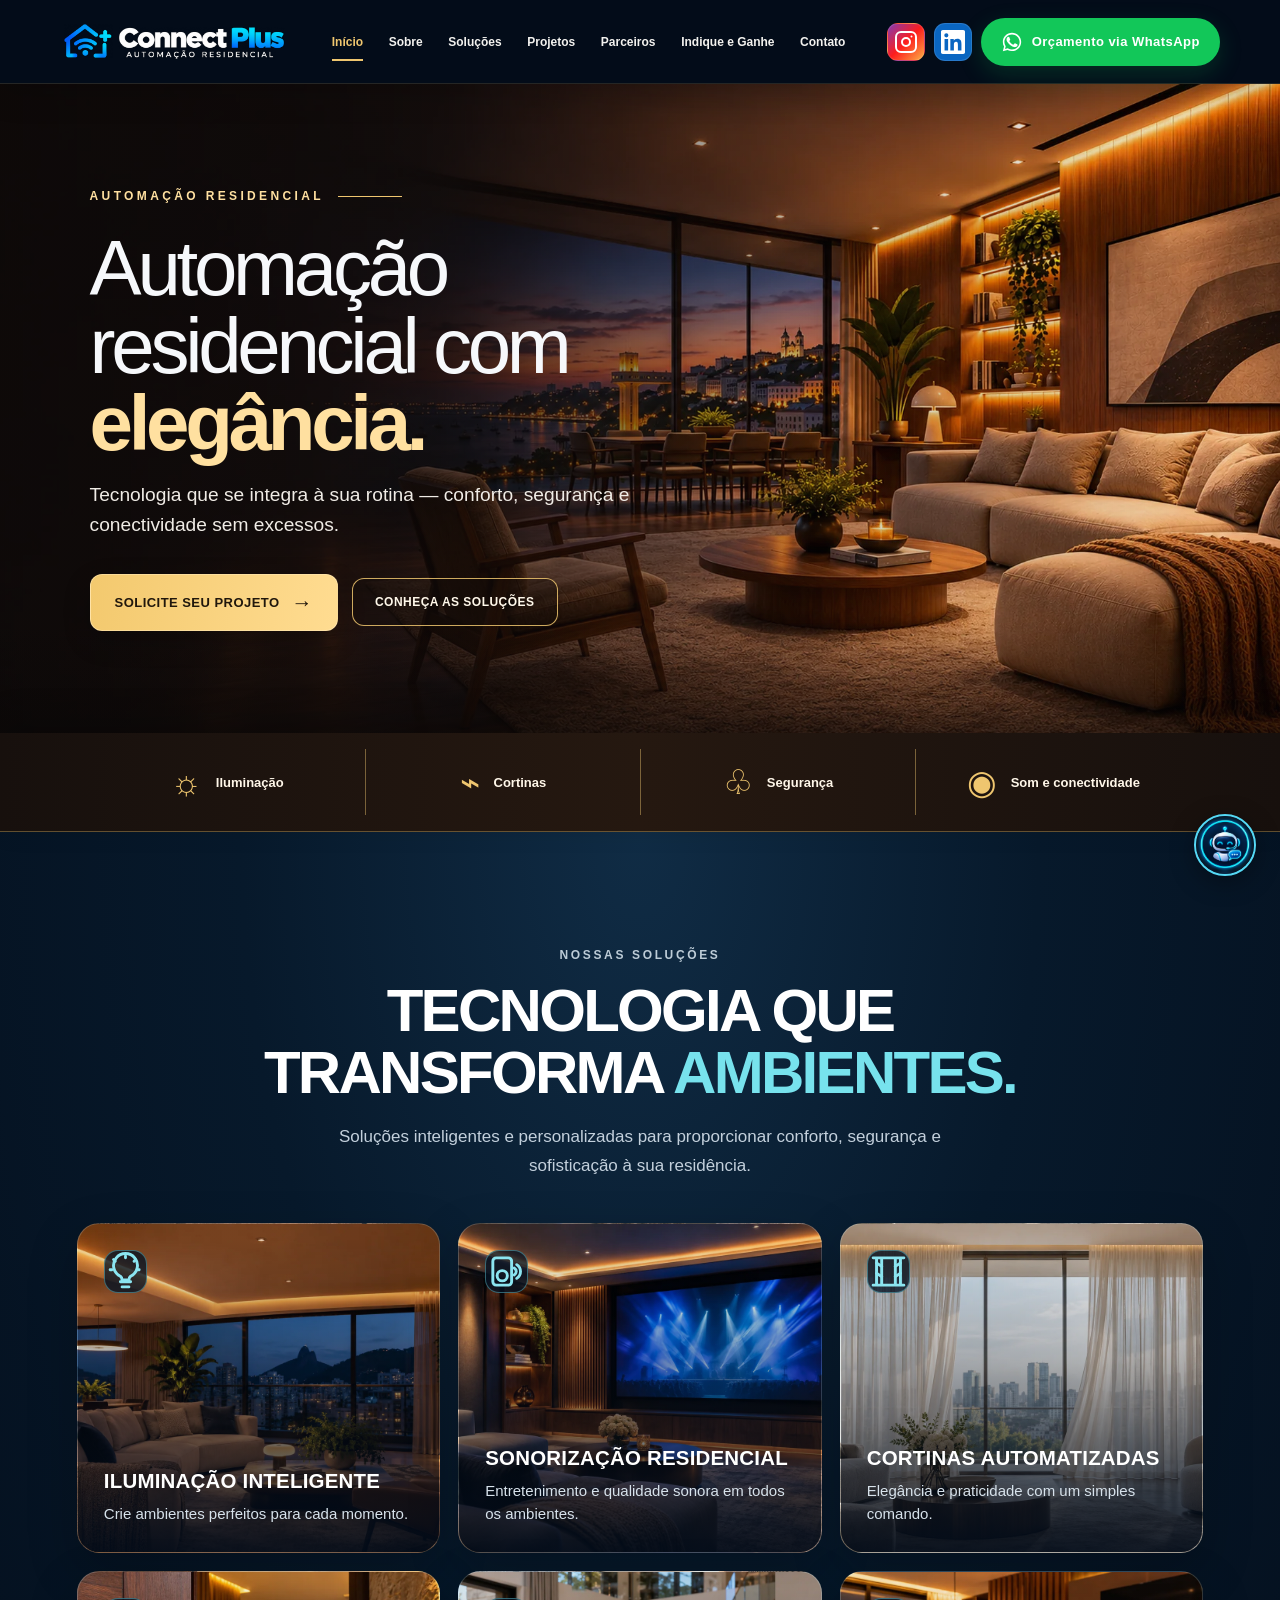
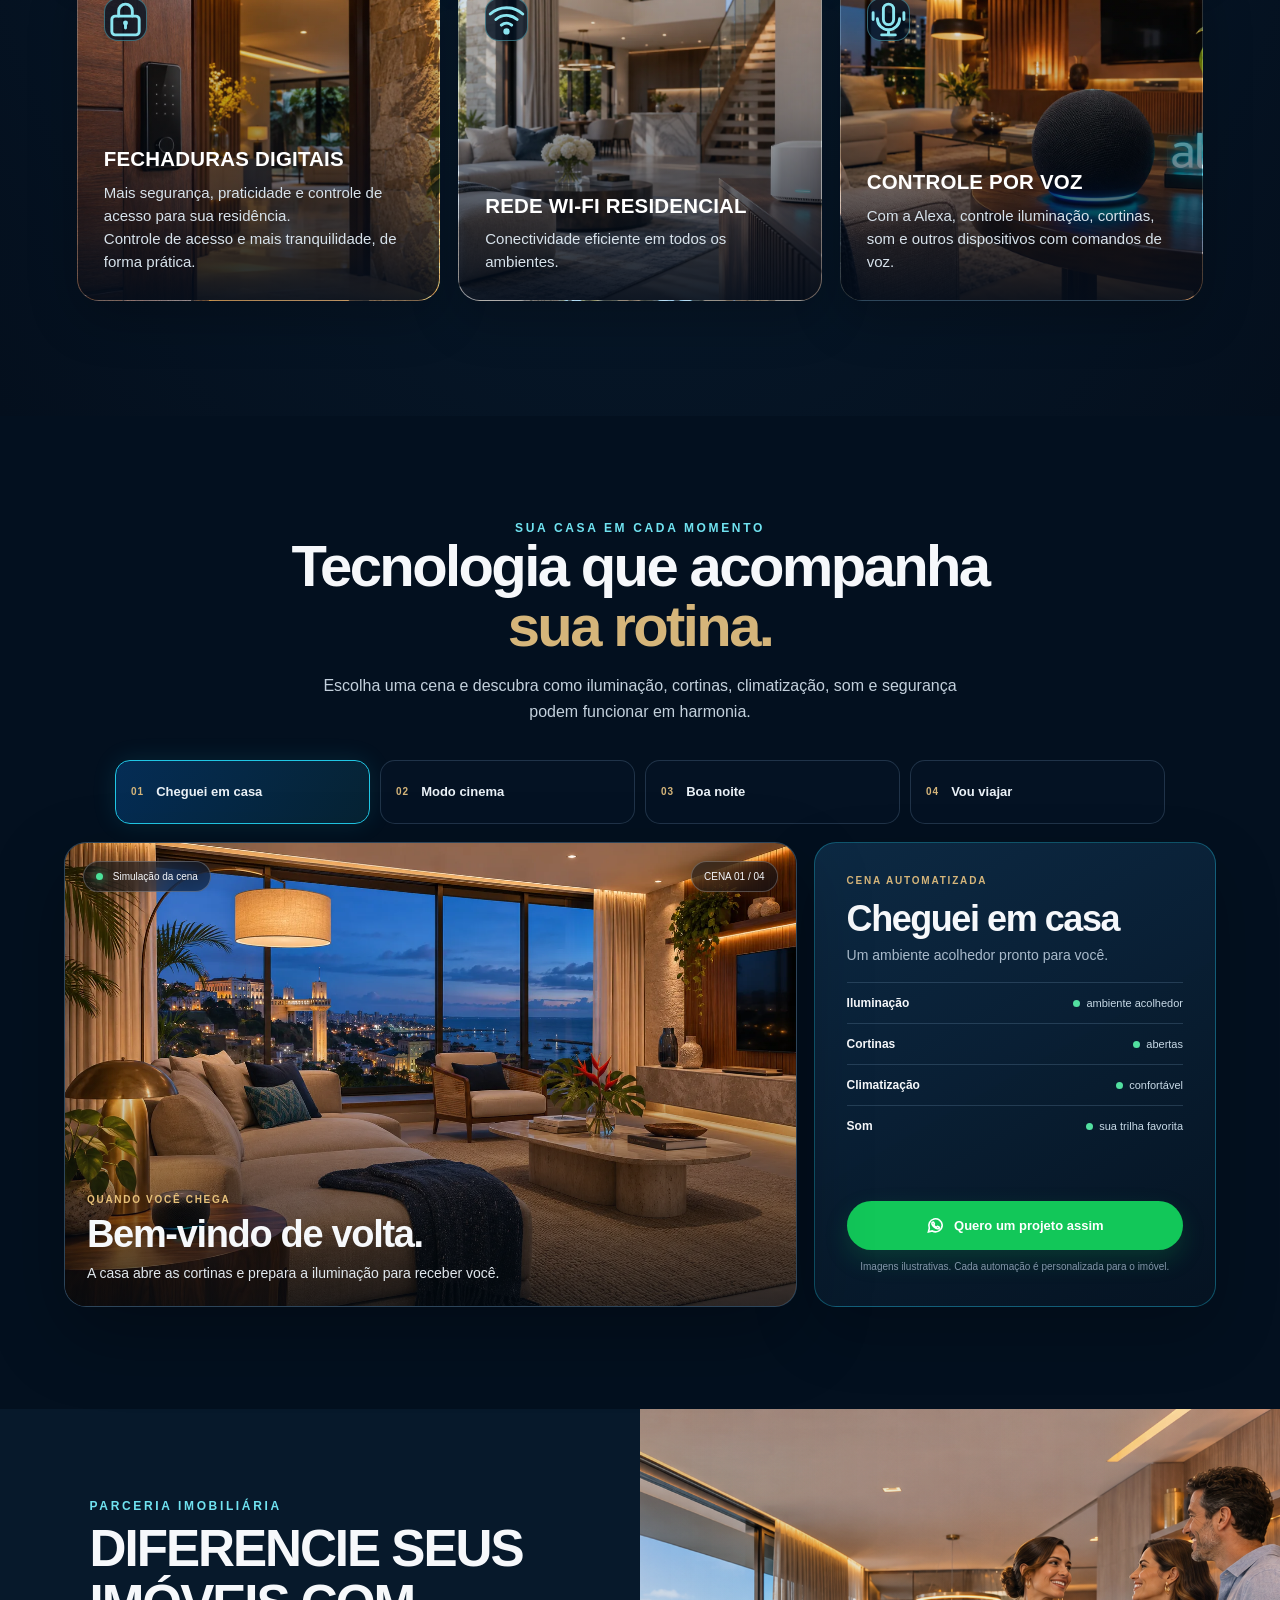
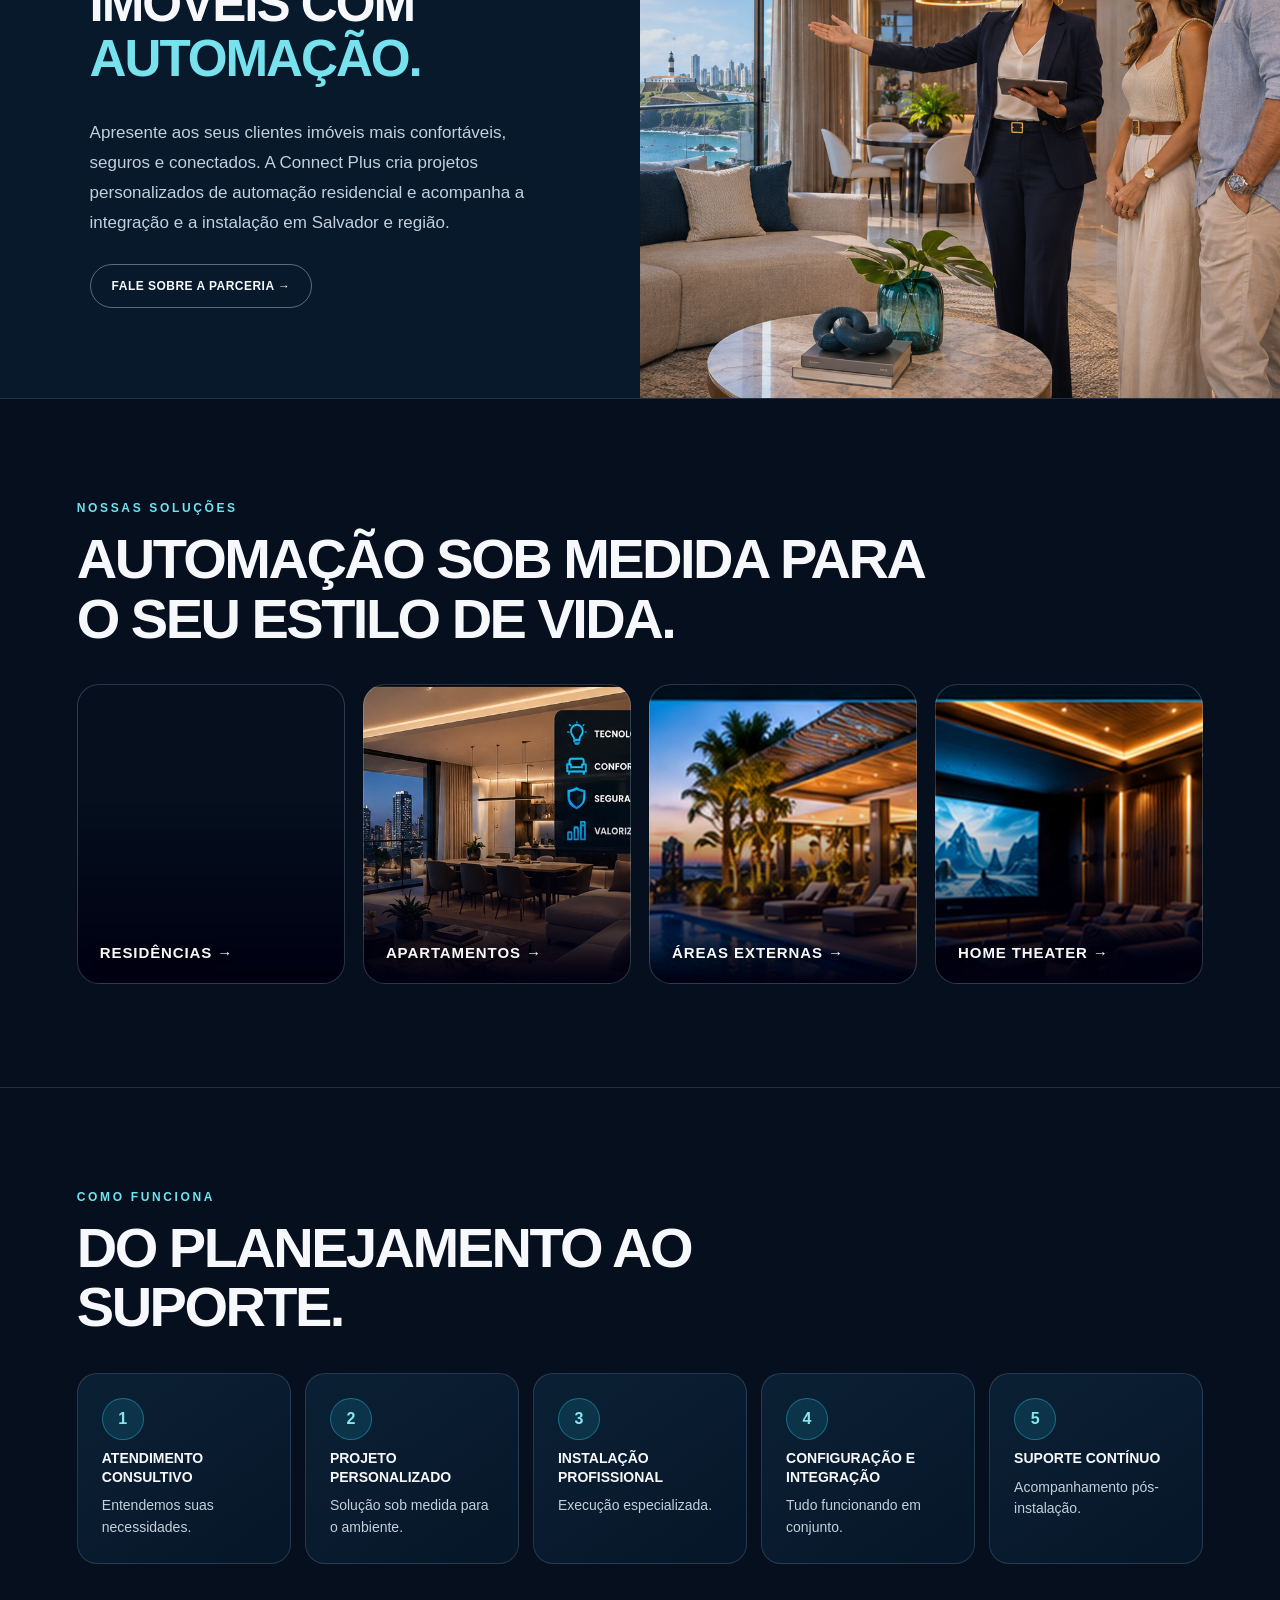
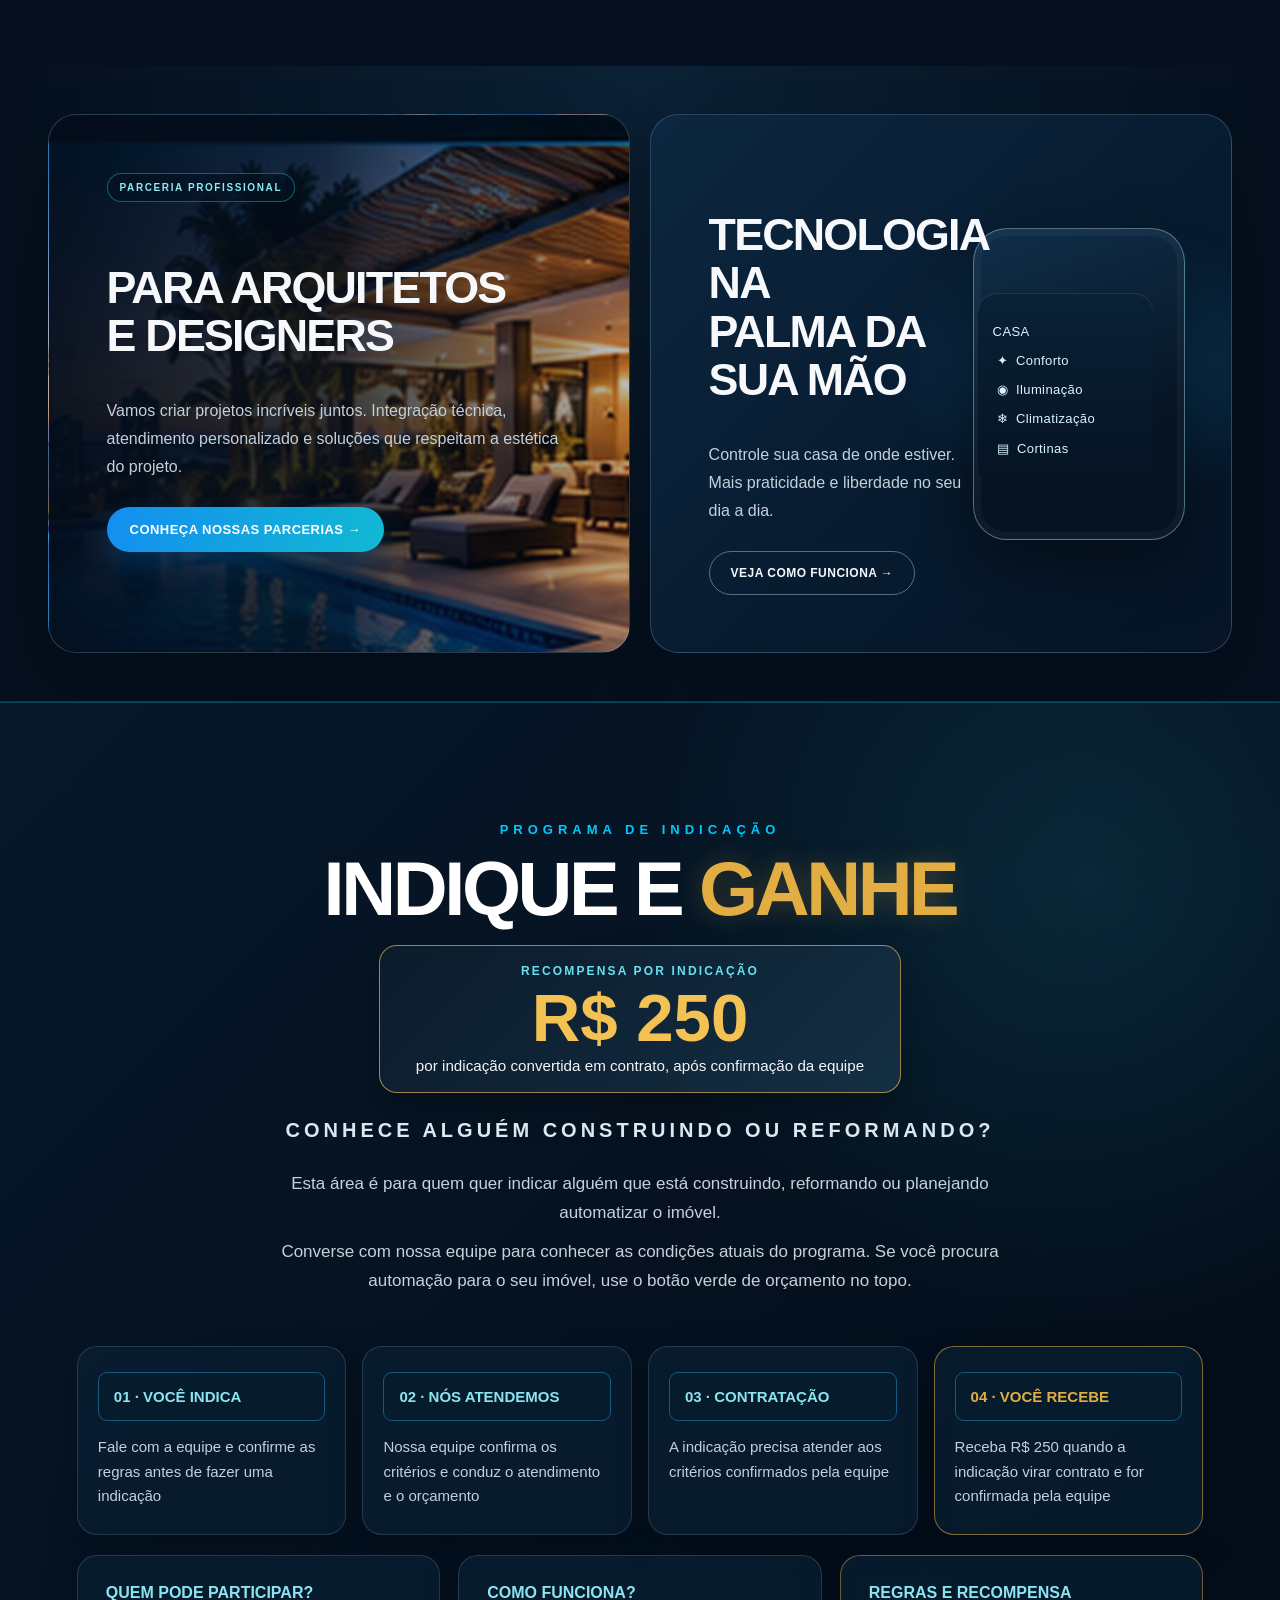
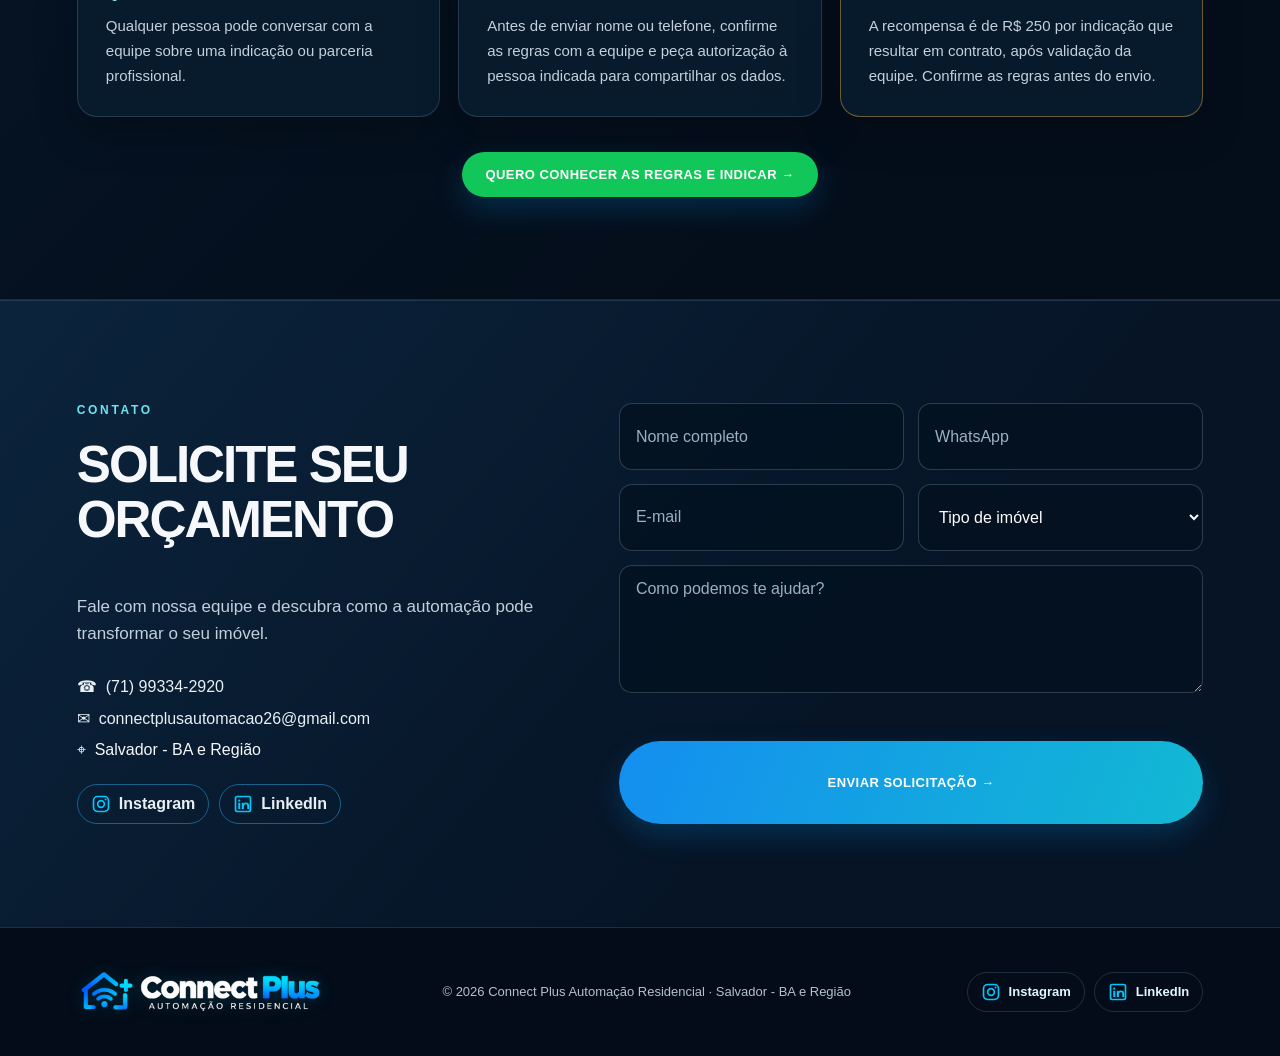
<file: index.html>
<!doctype html>
<html lang="pt-BR">
<head>
<link rel="icon" type="image/png" href="favicon-connectplus-transparente.png">
<script async src="https://www.googletagmanager.com/gtag/js?id=G-MHSVJ2VJ2D"></script>
<script>
  window.dataLayer = window.dataLayer || [];
  function gtag(){dataLayer.push(arguments);}
  gtag('js', new Date());

    gtag('config', 'G-MHSVJ2VJ2D');
</script>
  
<meta charset="utf-8">
<meta name="viewport" content="width=device-width,initial-scale=1">
<title>Connect Plus | Automação Residencial</title>
<meta name="description" content="Automação residencial premium em Salvador - BA e Região.">
<link rel="stylesheet" href="style.css?v=20261121-premium">
<link rel="preload" as="image" href="connectplus-hero-elegancia-2026.webp">
<link rel="stylesheet" href="site-refresh.css?v=20261122-service-icons-svg">
<link rel="stylesheet" href="interactive-scenes.css?v=20261122">
</head>
<body id="inicio">
<header class="header">
<a class="logo" href="#inicio" aria-label="Connect Plus - Início">
<img src="ConnectPlus_Logo_Horizontal_Site.png" alt="Connect Plus Automação Residencial">
</a>
<button class="menu-toggle" type="button" aria-label="Abrir menu" aria-controls="menu-principal" aria-expanded="false"><span></span><span></span><span></span></button>
<nav id="menu-principal" aria-label="Navegação principal">
    <a href="#inicio">Início</a><a href="#sobre">Sobre</a><a href="#solucoes">Soluções</a>
    <a href="#processo">Projetos</a><a href="#parceiros">Parceiros</a>
    <a href="#indicacao">Indique e Ganhe</a><a href="#contato">Contato</a>
  </nav>
<div class="header-actions">
<a class="header-social instagram"
   href="https://www.instagram.com/connectplus_oficial/"
   target="_blank" rel="noopener noreferrer"
   aria-label="Instagram">
  <svg viewBox="0 0 24 24" width="24" height="24"
       fill="none" stroke="currentColor" stroke-width="2"
       aria-hidden="true">
    <rect x="2" y="2" width="20" height="20" rx="5"/>
    <circle cx="12" cy="12" r="4"/>
    <circle cx="17.5" cy="6.5" r="1" fill="currentColor" stroke="none"/>
  </svg>
</a>

<a class="header-social linkedin"
   href="https://www.linkedin.com/in/connect-plus-204ab1430/"
   target="_blank" rel="noopener noreferrer"
   aria-label="LinkedIn">
  <svg viewBox="0 0 24 24" width="24" height="24"
       fill="currentColor" aria-hidden="true">
    <path d="M20.447 20.452h-3.554v-5.569c0-1.328-.027-3.037-1.852-3.037-1.853 0-2.136 1.445-2.136 2.939v5.667H9.35V9h3.414v1.561h.049c.476-.9 1.637-1.85 3.37-1.85 3.601 0 4.267 2.37 4.267 5.455v6.286zM5.337 7.433a2.062 2.062 0 1 1 0-4.124 2.062 2.062 0 0 1 0 4.124zM7.119 20.452H3.555V9h3.564v11.452zM22.225 0H1.771C.792 0 0 .774 0 1.729v20.542C0 23.227.792 24 1.771 24h20.451C23.2 24 24 23.227 24 22.271V1.729C24 .774 23.2 0 22.222 0h.003z"/>
  </svg>
</a>

<a class="btn whatsapp-btn"
   href="https://wa.me/5571993342920?text=Ol%C3%A1%21%20Gostaria%20de%20solicitar%20um%20or%C3%A7amento%20de%20automa%C3%A7%C3%A3o%20residencial."
   target="_blank" rel="noopener noreferrer"
   aria-label="Orçamento via WhatsApp">
<svg
  xmlns="http://www.w3.org/2000/svg"
  width="24"
  height="24"
  viewBox="0 0 24 24"
  fill="currentColor"
  aria-hidden="true">
  <path d="M17.472 14.382c-.297-.149-1.758-.867-2.03-.966-.273-.099-.471-.148-.67.15-.198.297-.767.966-.94 1.164-.173.198-.347.223-.644.075-.297-.149-1.255-.463-2.39-1.475-.883-.788-1.48-1.761-1.653-2.058-.173-.297-.018-.458.13-.606.134-.133.297-.347.446-.52.149-.174.198-.298.297-.496.099-.198.05-.372-.025-.52-.074-.149-.669-1.612-.916-2.207-.242-.579-.487-.5-.669-.51-.173-.008-.372-.01-.57-.01-.198 0-.52.074-.792.372-.272.297-1.04 1.016-1.04 2.479s1.065 2.875 1.213 3.073c.149.198 2.095 3.2 5.077 4.487.709.306 1.262.489 1.693.625.712.227 1.36.195 1.872.118.571-.085 1.758-.719 2.006-1.413.248-.694.248-1.289.173-1.413-.074-.124-.272-.198-.57-.347M12.004 2C6.486 2 2 6.486 2 12.004c0 1.763.461 3.485 1.337 5.003L2 22l5.112-1.341a9.952 9.952 0 0 0 4.887 1.245h.005c5.518 0 10.004-4.486 10.004-10.004S17.522 2 12.004 2m0 18.2h-.003a8.258 8.258 0 0 1-4.209-1.153l-.302-.179-3.125.82.834-3.046-.197-.313A8.255 8.255 0 0 1 3.7 12.004c0-4.579 3.725-8.304 8.304-8.304s8.304 3.725 8.304 8.304-3.725 8.196-8.304 8.196"/>
</svg>
  <span>Orçamento via WhatsApp</span>
</a>

</div>
</header>

<section class="hero">
 <div class="hero-content">
   <span class="eyebrow">AUTOMAÇÃO RESIDENCIAL</span>
   <h1>Automação residencial com <em>elegância.</em></h1>
   <p>Tecnologia que se integra à sua rotina — conforto, segurança e conectividade sem excessos.</p>
   <div class="actions">
    <a class="btn large whatsapp-btn hero-wa" target="_blank" rel="noopener noreferrer" href="https://wa.me/5571993342920?text=Ol%C3%A1!%20Gostaria%20de%20solicitar%20um%20projeto%20de%20automa%C3%A7%C3%A3o%20residencial%20com%20a%20Connect%20Plus.">SOLICITE SEU PROJETO <span aria-hidden="true">→</span></a>
    <a class="outline" href="#solucoes">CONHEÇA AS SOLUÇÕES</a>
</div>
</div>
</section>
<section class="hero-service-strip" aria-label="Destaques das soluções Connect Plus">
  <div class="hero-service-item"><span class="strip-icon" aria-hidden="true">☼</span><span>Iluminação</span></div>
  <div class="hero-service-item"><span class="strip-icon" aria-hidden="true">⌁</span><span>Cortinas</span></div>
  <div class="hero-service-item"><span class="strip-icon" aria-hidden="true">♧</span><span>Segurança</span></div>
  <div class="hero-service-item"><span class="strip-icon" aria-hidden="true">◉</span><span>Som e conectividade</span></div>
</section>
<section class="services services-premium" id="solucoes">
  <div class="services-intro">
    <span class="eyebrow">NOSSAS SOLUÇÕES</span>
    <h2>TECNOLOGIA QUE TRANSFORMA <em>AMBIENTES.</em></h2>
    <p>Soluções inteligentes e personalizadas para proporcionar conforto, segurança e sofisticação à sua residência.</p>
  </div>

  <div class="services-grid">

    <article class="service-card">
      <span class="service-icon" aria-hidden="true"><svg viewBox="0 0 24 24" fill="none" stroke="currentColor" stroke-width="1.7" stroke-linecap="round" stroke-linejoin="round"><path d="M9 18h6m-5 3h4m-5-6.2a7 7 0 1 1 6 0c-.8.6-1 1.2-1 2.2h-4c0-1-.2-1.6-1-2.2Z"/><path d="M12 3v1m7 7h1M4 11H3m14-5 1-1M6 6 5 5"/></svg></span>
      <h3>ILUMINAÇÃO INTELIGENTE</h3>
      <p>Crie ambientes perfeitos para cada momento.</p>
    </article>

    <article class="service-card">
      <span class="service-icon" aria-hidden="true"><svg viewBox="0 0 24 24" fill="none" stroke="currentColor" stroke-width="1.7" stroke-linecap="round" stroke-linejoin="round"><rect x="4" y="4" width="11" height="16" rx="2"/><circle cx="9.5" cy="14.5" r="3"/><path d="M18 8c1.5 1 2.2 2.3 2.2 4S19.5 15 18 16m-1.5-6c.8.5 1.2 1.2 1.2 2s-.4 1.5-1.2 2"/></svg></span>
      <h3>SONORIZAÇÃO RESIDENCIAL</h3>
      <p>Entretenimento e qualidade sonora em todos os ambientes.</p>
    </article>

    <article class="service-card">
      <span class="service-icon" aria-hidden="true"><svg viewBox="0 0 24 24" fill="none" stroke="currentColor" stroke-width="1.7" stroke-linecap="round" stroke-linejoin="round"><path d="M3 4h18M5 4v16m14-16v16M8 4v16m8-16v16M3 20h18"/><path d="M5 7 8 9m11-2-3 2M5 13l3 2m11-2-3 2"/></svg></span>
      <h3>CORTINAS AUTOMATIZADAS</h3>
      <p>Elegância e praticidade com um simples comando.</p>
    </article>

    <article class="service-card">
      <span class="service-icon" aria-hidden="true"><svg viewBox="0 0 24 24" fill="none" stroke="currentColor" stroke-width="1.7" stroke-linecap="round" stroke-linejoin="round"><rect x="4" y="10" width="16" height="11" rx="2"/><path d="M8 10V7a4 4 0 1 1 8 0v3m-4 4v3"/><circle cx="12" cy="14" r=".6" fill="currentColor"/></svg></span>
      <h3>FECHADURAS DIGITAIS</h3>
<p>Mais segurança, praticidade e controle de acesso para sua residência.</p>
      <p>Controle de acesso e mais tranquilidade, de forma prática.</p>
    </article>

    <article class="service-card">
      <span class="service-icon" aria-hidden="true"><svg viewBox="0 0 24 24" fill="none" stroke="currentColor" stroke-width="1.7" stroke-linecap="round" stroke-linejoin="round"><path d="M2.5 8.8a14 14 0 0 1 19 0M5.8 12a9.2 9.2 0 0 1 12.4 0m-9.2 3.3a4.6 4.6 0 0 1 6 0"/><circle cx="12" cy="19" r="1" fill="currentColor"/></svg></span>
      <h3>REDE WI-FI RESIDENCIAL</h3>
      <p>Conectividade eficiente em todos os ambientes.</p>
    </article>

<article class="service-card">
  <span class="service-icon" aria-hidden="true"><svg viewBox="0 0 24 24" fill="none" stroke="currentColor" stroke-width="1.7" stroke-linecap="round" stroke-linejoin="round"><rect x="9" y="3" width="6" height="12" rx="3"/><path d="M5.5 11.5a6.5 6.5 0 0 0 13 0M12 18v3m-4 0h8"/><path d="M3 8v4m18-4v4"/></svg></span>
  <h3>CONTROLE POR VOZ</h3>
  <p>Com a Alexa, controle iluminação, cortinas, som e outros dispositivos com comandos de voz.</p>
</article>
  </div>
</section>

<section class="cp-scenes" id="experiencia" aria-labelledby="cp-scenes-title">
  <div class="cp-scenes-intro">
    <span class="eyebrow">SUA CASA EM CADA MOMENTO</span>
    <h2 id="cp-scenes-title">Tecnologia que acompanha <em>sua rotina.</em></h2>
    <p>Escolha uma cena e descubra como iluminação, cortinas, climatização, som e segurança podem funcionar em harmonia.</p>
  </div>
  <div class="cp-scenes-picker" role="group" aria-label="Escolha uma cena para sua casa">
    <button class="cp-scene-button" type="button" data-scene="cheguei" aria-pressed="true"><span class="cp-scene-number">01</span><span>Cheguei em casa</span></button>
    <button class="cp-scene-button" type="button" data-scene="cinema" aria-pressed="false"><span class="cp-scene-number">02</span><span>Modo cinema</span></button>
    <button class="cp-scene-button" type="button" data-scene="noite" aria-pressed="false"><span class="cp-scene-number">03</span><span>Boa noite</span></button>
    <button class="cp-scene-button" type="button" data-scene="viajar" aria-pressed="false"><span class="cp-scene-number">04</span><span>Vou viajar</span></button>
  </div>
  <div class="cp-scenes-layout" aria-live="polite">
    <figure class="cp-scenes-room" aria-label="Visualização ilustrativa da cena selecionada">
      <img class="cp-scenes-photo is-active" id="cp-scene-photo-a" src="cena-cheguei.webp" alt="Sala sofisticada ao entardecer, com cortinas abertas e iluminação acolhedora" loading="lazy">
      <img class="cp-scenes-photo" id="cp-scene-photo-b" src="cena-cheguei.webp" alt="" aria-hidden="true" loading="lazy">
      <span class="cp-scenes-live"><i aria-hidden="true"></i> Simulação da cena</span>
      <span class="cp-scenes-counter" id="cp-scene-counter">CENA 01 / 04</span>
      <figcaption class="cp-scenes-caption"><span id="cp-scene-kicker">Quando você chega</span><strong id="cp-scene-title">Bem-vindo de volta.</strong><p id="cp-scene-copy">A casa abre as cortinas e prepara a iluminação para receber você.</p></figcaption>
    </figure>
    <aside class="cp-scenes-panel" aria-labelledby="cp-scene-label">
      <span class="cp-scenes-panel-kicker">CENA AUTOMATIZADA</span>
      <h3 id="cp-scene-label">Cheguei em casa</h3>
      <p id="cp-scene-description">Um ambiente acolhedor pronto para você.</p>
      <ul class="cp-scenes-controls" id="cp-scene-controls" aria-label="Ações da cena"></ul>
      <a class="cp-scenes-cta" id="cp-scene-cta" href="https://wa.me/5571993342920?text=Ol%C3%A1%21%20Quero%20conversar%20sobre%20um%20projeto%20de%20automa%C3%A7%C3%A3o%20residencial.">
        <svg viewBox="0 0 24 24" fill="none" stroke="currentColor" stroke-width="2" aria-hidden="true"><path d="M20.5 11.5a8.5 8.5 0 0 1-12.6 7.4L3 20l1.2-4.6A8.5 8.5 0 1 1 20.5 11.5Z"/><path d="M8.2 8.2c.3-.7.6-.7 1-.7.2 0 .4 0 .6.5l.7 1.6c.1.3.1.5-.1.7l-.5.6c-.2.2-.2.4 0 .7.7 1.1 1.7 2 2.8 2.6.3.2.5.1.7-.1l.7-.8c.2-.2.4-.3.7-.2l1.6.8c.3.2.5.3.5.5 0 .4-.2.9-.6 1.2-.5.4-1.2.6-1.9.5-1.1-.1-2.6-.8-4-2-1.5-1.3-2.6-2.9-2.9-4-.2-.7 0-1.5.5-1.9Z"/></svg>
        <span>Quero um projeto assim</span>
      </a>
      <p class="cp-scenes-note">Imagens ilustrativas. Cada automação é personalizada para o imóvel.</p>
    </aside>
  </div>
</section>
<section class="about" id="sobre">
 <div class="text">
  <span class="eyebrow">PARCERIA IMOBILIÁRIA</span>
  <h2>DIFERENCIE SEUS IMÓVEIS COM <em>AUTOMAÇÃO.</em></h2>
  <p>Apresente aos seus clientes imóveis mais confortáveis, seguros e conectados. A Connect Plus cria projetos personalizados de automação residencial e acompanha a integração e a instalação em Salvador e região.</p>
  <a class="outline" href="https://wa.me/5571993342920?text=Ol%C3%A1%2C%20sou%20corretor%28a%29%20de%20im%C3%B3veis%20e%20quero%20conhecer%20a%20parceria%20com%20a%20Connect%20Plus.">FALE SOBRE A PARCERIA →</a>
 </div>
 <div class="about-photo"></div>
</section>

<section class="solutions">
 <span class="eyebrow">NOSSAS SOLUÇÕES</span>
 <h2>AUTOMAÇÃO SOB MEDIDA PARA O SEU ESTILO DE VIDA.</h2>
 <div class="solution-grid">
   <article class="home"><b>RESIDÊNCIAS →</b></article>
   <article class="apt"><b>APARTAMENTOS →</b></article>
   <article class="outdoor"><b>ÁREAS EXTERNAS →</b></article>
   <article class="cinema"><b>HOME THEATER →</b></article>
 </div>
</section>

<section class="process" id="processo">
 <span class="eyebrow">COMO FUNCIONA</span><h2>DO PLANEJAMENTO AO SUPORTE.</h2>
 <div class="steps">
  <article><i>1</i><b>ATENDIMENTO CONSULTIVO</b><span>Entendemos suas necessidades.</span></article>
  <article><i>2</i><b>PROJETO PERSONALIZADO</b><span>Solução sob medida para o ambiente.</span></article>
  <article><i>3</i><b>INSTALAÇÃO PROFISSIONAL</b><span>Execução especializada.</span></article>
  <article><i>4</i><b>CONFIGURAÇÃO E INTEGRAÇÃO</b><span>Tudo funcionando em conjunto.</span></article>
  <article><i>5</i><b>SUPORTE CONTÍNUO</b><span>Acompanhamento pós-instalação.</span></article>
 </div>
</section>

<section class="panels" id="parceiros">
 <article class="partner">
   <h2>PARA ARQUITETOS<br>E DESIGNERS</h2>
   <p>Vamos criar projetos incríveis juntos. Integração técnica, atendimento personalizado e soluções que respeitam a estética do projeto.</p>
   <a class="btn" target="_blank" href="https://wa.me/5571993342920?text=Olá!%20Quero%20conhecer%20a%20parceria%20para%20arquitetos%20e%20designers.">CONHEÇA NOSSAS PARCERIAS →</a>
 </article>
 <article class="phone"><h2>TECNOLOGIA NA<br>PALMA DA SUA MÃO</h2><p>Controle sua casa de onde estiver. Mais praticidade e liberdade no seu dia a dia.</p><a class="outline" href="#contato">VEJA COMO FUNCIONA →</a></article>
</section>

<section class="referral referral-premium" id="indicacao">
  <div class="referral-intro">
    <span class="eyebrow">PROGRAMA DE INDICAÇÃO</span>
    <h2>INDIQUE E <em>GANHE</em></h2><div class="referral-reward-highlight" role="note" aria-label="Recompensa de R$ 250 por indicação convertida em contrato, após confirmação da equipe" style="display:flex;flex-direction:column;align-items:center;gap:6px;width:max-content;max-width:100%;margin:18px auto 26px;padding:18px 36px;border:1px solid rgba(244,193,83,.62);border-radius:18px;background:linear-gradient(135deg,#0b1b2b,#142f43);box-shadow:0 14px 34px rgba(0,0,0,.28);text-align:center"><span style="font-size:.75rem;font-weight:800;letter-spacing:.18em;color:#67dff1">RECOMPENSA POR INDICAÇÃO</span><strong style="font-size:clamp(2.6rem,8vw,4.2rem);line-height:1;color:#f4c153">R$ 250</strong><small style="font-size:.95rem;color:#f3f6fa">por indicação convertida em contrato, após confirmação da equipe</small></div>
    <h3>CONHECE ALGUÉM CONSTRUINDO OU REFORMANDO?</h3>

    <p>Esta área é para quem quer indicar alguém que está construindo, reformando ou planejando automatizar o imóvel.</p>

    <p>Converse com nossa equipe para conhecer as condições atuais do programa. Se você procura automação para o seu imóvel, use o botão verde de orçamento no topo.</p>
  </div>

  <div class="refsteps referral-steps">
    <div>
      <b>01 · VOCÊ INDICA</b>
      <span>Fale com a equipe e confirme as regras antes de fazer uma indicação</span>
    </div>

    <div>
      <b>02 · NÓS ATENDEMOS</b>
      <span>Nossa equipe confirma os critérios e conduz o atendimento e o orçamento</span>
    </div>

    <div>
      <b>03 · CONTRATAÇÃO</b>
      <span>A indicação precisa atender aos critérios confirmados pela equipe</span>
    </div>

    <div>
      <b>04 · VOCÊ RECEBE</b>
      <span>Receba R$ 250 quando a indicação virar contrato e for confirmada pela equipe</span>
    </div>
  </div>

  <div class="referral-info">
    <div>
      <h3>QUEM PODE PARTICIPAR?</h3>
      <p>Qualquer pessoa pode conversar com a equipe sobre uma indicação ou parceria profissional.</p>
    </div>

    <div>
      <h3>COMO FUNCIONA?</h3>
      <p>Antes de enviar nome ou telefone, confirme as regras com a equipe e peça autorização à pessoa indicada para compartilhar os dados.</p>
    </div>

    <div>
      <h3>REGRAS E RECOMPENSA</h3>
      <p>A recompensa é de R$ 250 por indicação que resultar em contrato, após validação da equipe. Confirme as regras antes do envio.</p>
    </div>
  </div>

  <a
    class="btn large referral-cta whatsapp-btn"
    target="_blank"
    rel="noopener noreferrer"
    href="https://wa.me/5571993342920?text=Ol%C3%A1%21%20Quero%20conhecer%20as%20condi%C3%A7%C3%B5es%20atuais%20do%20programa%20de%20indica%C3%A7%C3%A3o."
  >
    QUERO CONHECER AS REGRAS E INDICAR →
  </a>
</section>

<section class="contact" id="contato">
 <div class="contact-info">
  <span class="eyebrow">CONTATO</span><h2>SOLICITE SEU ORÇAMENTO</h2>
  <p>Fale com nossa equipe e descubra como a automação pode transformar o seu imóvel.</p>
  <a target="_blank" href="https://wa.me/5571993342920">☎ &nbsp;(71) 99334-2920</a>
  <a href="mailto:connectplusautomacao26@gmail.com">✉ &nbsp;connectplusautomacao26@gmail.com</a>
  <span>⌖ &nbsp;Salvador - BA e Região</span>
  <div class="social-links">
   <a target="_blank" rel="noopener noreferrer" href="https://www.instagram.com/connectplus_oficial/" aria-label="Instagram da Connect Plus"><svg class="social-icon" viewBox="0 0 24 24" aria-hidden="true"><rect x="3" y="3" width="18" height="18" rx="5" fill="none" stroke="currentColor" stroke-width="2"/><circle cx="12" cy="12" r="4" fill="none" stroke="currentColor" stroke-width="2"/><circle cx="17.5" cy="6.5" r="1.2" fill="currentColor"/></svg><span>Instagram</span></a>
   <a target="_blank" rel="noopener noreferrer" href="https://www.linkedin.com/in/connect-plus-204ab1430/" aria-label="LinkedIn da Connect Plus"><svg class="social-icon" viewBox="0 0 24 24" aria-hidden="true"><rect x="3" y="3" width="18" height="18" rx="2" fill="none" stroke="currentColor" stroke-width="2"/><circle cx="7.5" cy="8" r="1.3" fill="currentColor"/><path d="M6.3 10.5h2.4V18H6.3zm4.2 0h2.3v1c.8-1 1.8-1.3 3-1.3 2.2 0 3.7 1.4 3.7 4.2V18h-2.4v-3.3c0-1.6-.5-2.4-1.8-2.4-1.4 0-2.2.9-2.2 2.8V18h-2.6z" fill="currentColor"/></svg><span>LinkedIn</span></a>
  </div>
 </div>
 <form onsubmit="return enviarWhatsApp(event)">
  <div class="form-grid">
   <input id="nome" required placeholder="Nome completo">
   <input id="telefone" placeholder="WhatsApp">
   <input id="email" type="email" placeholder="E-mail">
   <select id="imovel"><option value="">Tipo de imóvel</option><option>Casa</option><option>Apartamento</option><option>Comercial</option></select>
  </div>
  <textarea id="mensagem" placeholder="Como podemos te ajudar?"></textarea>
  <button class="btn large" type="submit">ENVIAR SOLICITAÇÃO →</button>
 </form>
</section>
<footer>
 <a class="logo footer-logo" href="#inicio" aria-label="Connect Plus - Início"><img src="ConnectPlus_Logo_Horizontal_Site.png" alt="Connect Plus Automação Residencial"></a>
 <span>© 2026 Connect Plus Automação Residencial · Salvador - BA e Região</span>
 <div class="footer-social"><a target="_blank" rel="noopener noreferrer" href="https://www.instagram.com/connectplus_oficial/"><svg class="social-icon" viewBox="0 0 24 24" aria-hidden="true"><rect x="3" y="3" width="18" height="18" rx="5" fill="none" stroke="currentColor" stroke-width="2"/><circle cx="12" cy="12" r="4" fill="none" stroke="currentColor" stroke-width="2"/><circle cx="17.5" cy="6.5" r="1.2" fill="currentColor"/></svg><span>Instagram</span></a><a target="_blank" rel="noopener noreferrer" href="https://www.linkedin.com/in/connect-plus-204ab1430/"><svg class="social-icon" viewBox="0 0 24 24" aria-hidden="true"><rect x="3" y="3" width="18" height="18" rx="2" fill="none" stroke="currentColor" stroke-width="2"/><circle cx="7.5" cy="8" r="1.3" fill="currentColor"/><path d="M6.3 10.5h2.4V18H6.3zm4.2 0h2.3v1c.8-1 1.8-1.3 3-1.3 2.2 0 3.7 1.4 3.7 4.2V18h-2.4v-3.3c0-1.6-.5-2.4-1.8-2.4-1.4 0-2.2.9-2.2 2.8V18h-2.6z" fill="currentColor"/></svg><span>LinkedIn</span></a></div>
</footer>
<!-- ASSISTENTE VIRTUAL CONNECT PLUS -->
<div class="cp-chatbot">

  <button
    id="cp-chat-toggle"
    type="button"
    aria-label="Abrir atendimento virtual"
    aria-expanded="false"
    aria-controls="cp-chat-window">
    <img
  src="assistente-connectplus.png"
  alt=""
  class="cp-chat-icon">
  </button>

  <section
    id="cp-chat-window"
    role="dialog"
    aria-label="Assistente virtual Connect Plus"
    hidden>

    <div class="cp-chat-header">
      <div>
        <strong>Assistente Connect Plus</strong>
        <small>Atendimento virtual</small>
      </div>

      <button
        id="cp-chat-close"
        type="button"
        aria-label="Fechar atendimento">
        ✕
      </button>
    </div>

    <div class="cp-chat-body">

      <p class="cp-chat-message">
        Olá! 👋 Seja bem-vindo à Connect Plus.
        Como posso ajudar você hoje?
      </p>

      <div id="cp-chat-response"
           aria-live="polite"></div>

      <div class="cp-chat-options">

        <button type="button" data-cp-topic="servicos">
          🏠 Conhecer nossos serviços
        </button>

        <button type="button" data-cp-topic="automacao">
          💡 Como funciona a automação?
        </button>

        <button type="button" data-cp-topic="orcamento">
          💰 Solicitar orçamento
        </button>

        <button type="button" data-cp-topic="parcerias">
          🤝 Parcerias e indicações
        </button>

        <button type="button" data-cp-topic="especialista">
          📲 Falar com um especialista
        </button>

      </div>

    </div>

    <div class="cp-chat-footer">
      Connect Plus • Automação Residencial
    </div>

  </section>

</div>
<!-- FIM DO ASSISTENTE VIRTUAL -->  
<script src="script.js"></script>
<script src="interactive-scenes.js?v=20261122" defer></script>
<script>
(function () {
  const toggle = document.querySelector('.menu-toggle');
  const nav = document.querySelector('#menu-principal');
  if (!toggle || !nav) return;
  function closeMenu() { toggle.setAttribute('aria-expanded', 'false'); toggle.setAttribute('aria-label', 'Abrir menu'); nav.classList.remove('menu-open'); }
  toggle.addEventListener('click', function () {
    const open = toggle.getAttribute('aria-expanded') !== 'true';
    toggle.setAttribute('aria-expanded', String(open));
    toggle.setAttribute('aria-label', open ? 'Fechar menu' : 'Abrir menu');
    nav.classList.toggle('menu-open', open);
  });
  nav.querySelectorAll('a').forEach(a => a.addEventListener('click', closeMenu));
  document.addEventListener('keydown', e => { if (e.key === 'Escape') closeMenu(); });
  window.addEventListener('resize', () => { if (window.innerWidth > 900) closeMenu(); });
})();
</script>

</body></html>
</file>
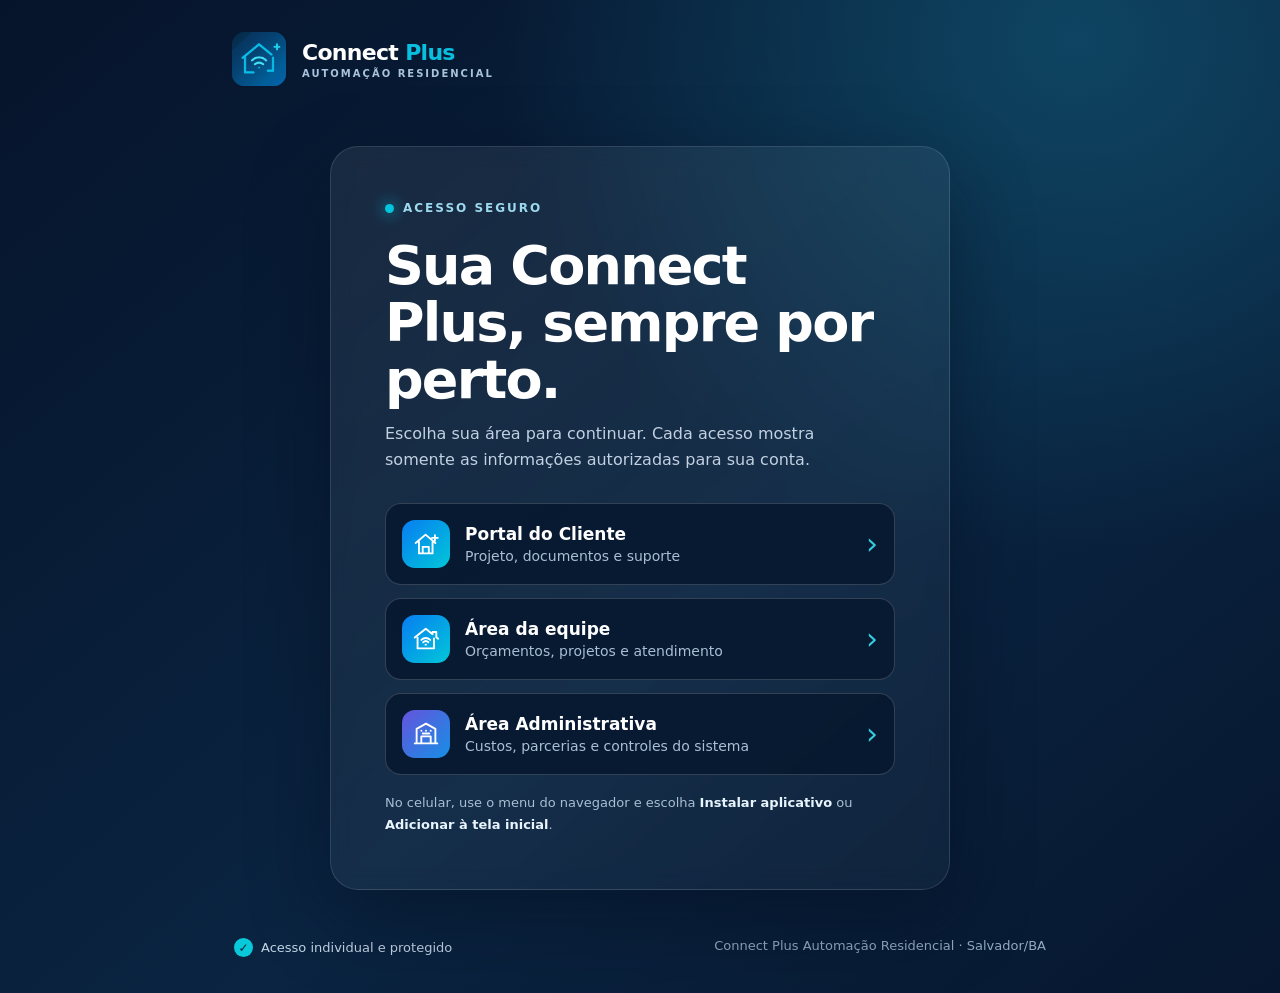
<file: app/index.html>
<!doctype html>
<html lang="pt-BR">
<head>
  <meta charset="utf-8">
  <meta name="viewport" content="width=device-width, initial-scale=1, viewport-fit=cover">
  <meta name="theme-color" content="#07172f">
  <meta name="description" content="Acesse com segurança sua área Connect Plus.">
  <meta name="mobile-web-app-capable" content="yes">
  <meta name="apple-mobile-web-app-capable" content="yes">
  <meta name="apple-mobile-web-app-status-bar-style" content="black-translucent">
  <title>Connect Plus | Acesso seguro</title>
  <link rel="manifest" href="./manifest.webmanifest">
  <link rel="icon" type="image/png" sizes="192x192" href="./icons/connectplus-app-192.png">
  <link rel="apple-touch-icon" href="./icons/connectplus-app-192.png">
  <link rel="stylesheet" href="./app.css">
  <script defer src="./app.js"></script>
</head>
<body>
  <main class="shell">
    <header class="brand">
      <img src="./icons/connectplus-app-192.png" alt="" width="58" height="58">
      <span class="brand-copy"><strong>Connect <i>Plus</i></strong><small>AUTOMAÇÃO RESIDENCIAL</small></span>
    </header>
    <section class="welcome" aria-labelledby="title">
      <span class="eyebrow"><span></span> ACESSO SEGURO</span>
      <h1 id="title">Sua Connect Plus, sempre por perto.</h1>
      <p>Escolha sua área para continuar. Cada acesso mostra somente as informações autorizadas para sua conta.</p>
      <nav class="access-list" aria-label="Escolha sua área">
        <a class="access-card client" href="../portal/">
          <span class="access-icon home-icon" aria-hidden="true"><svg viewBox="0 0 64 64"><path d="M10 30 31 12l21 18M17 27v25h29V27M25 52V38h13v14M51 13v12M45 19h12"/></svg></span>
          <span class="access-copy"><strong>Portal do Cliente</strong><small>Projeto, documentos e suporte</small></span>
          <span class="chevron" aria-hidden="true">›</span>
        </a>
        <a class="access-card team" href="../gestao/">
          <span class="access-icon home-icon team-home-icon" aria-hidden="true"><svg viewBox="0 0 64 64"><path d="M8 29 31.5 10 46 21.8V17h8v11.3l4 3.2M14 29v23h35V31M22 34c5.5-5.5 13.5-5.5 19 0M26 39c3.1-3 7.9-3 11 0M31 44h1"/></svg></span>
          <span class="access-copy"><strong>Área da equipe</strong><small>Orçamentos, projetos e atendimento</small></span>
          <span class="chevron" aria-hidden="true">›</span>
        </a>
        <a class="access-card admin" href="../gestao/#admin">
          <span class="access-icon home-icon" aria-hidden="true"><svg viewBox="0 0 64 64"><path d="M12 52V21l20-11 20 11v31M8 52h48M22 52V37h20v15M22 25h.1M32 25h.1M42 25h.1M25 31h14"/></svg></span>
          <span class="access-copy"><strong>Área Administrativa</strong><small>Custos, parcerias e controles do sistema</small></span>
          <span class="chevron" aria-hidden="true">›</span>
        </a>
      </nav>
      <button id="installButton" class="install-button" type="button" hidden>Instalar aplicativo</button>
      <p id="installHint" class="install-hint">No celular, use o menu do navegador e escolha <strong>Instalar aplicativo</strong> ou <strong>Adicionar à tela inicial</strong>.</p>
    </section>
    <footer><span class="secure"><b aria-hidden="true">✓</b> Acesso individual e protegido</span><span>Connect Plus Automação Residencial · Salvador/BA</span></footer>
  </main>
</body>
</html>
</file>
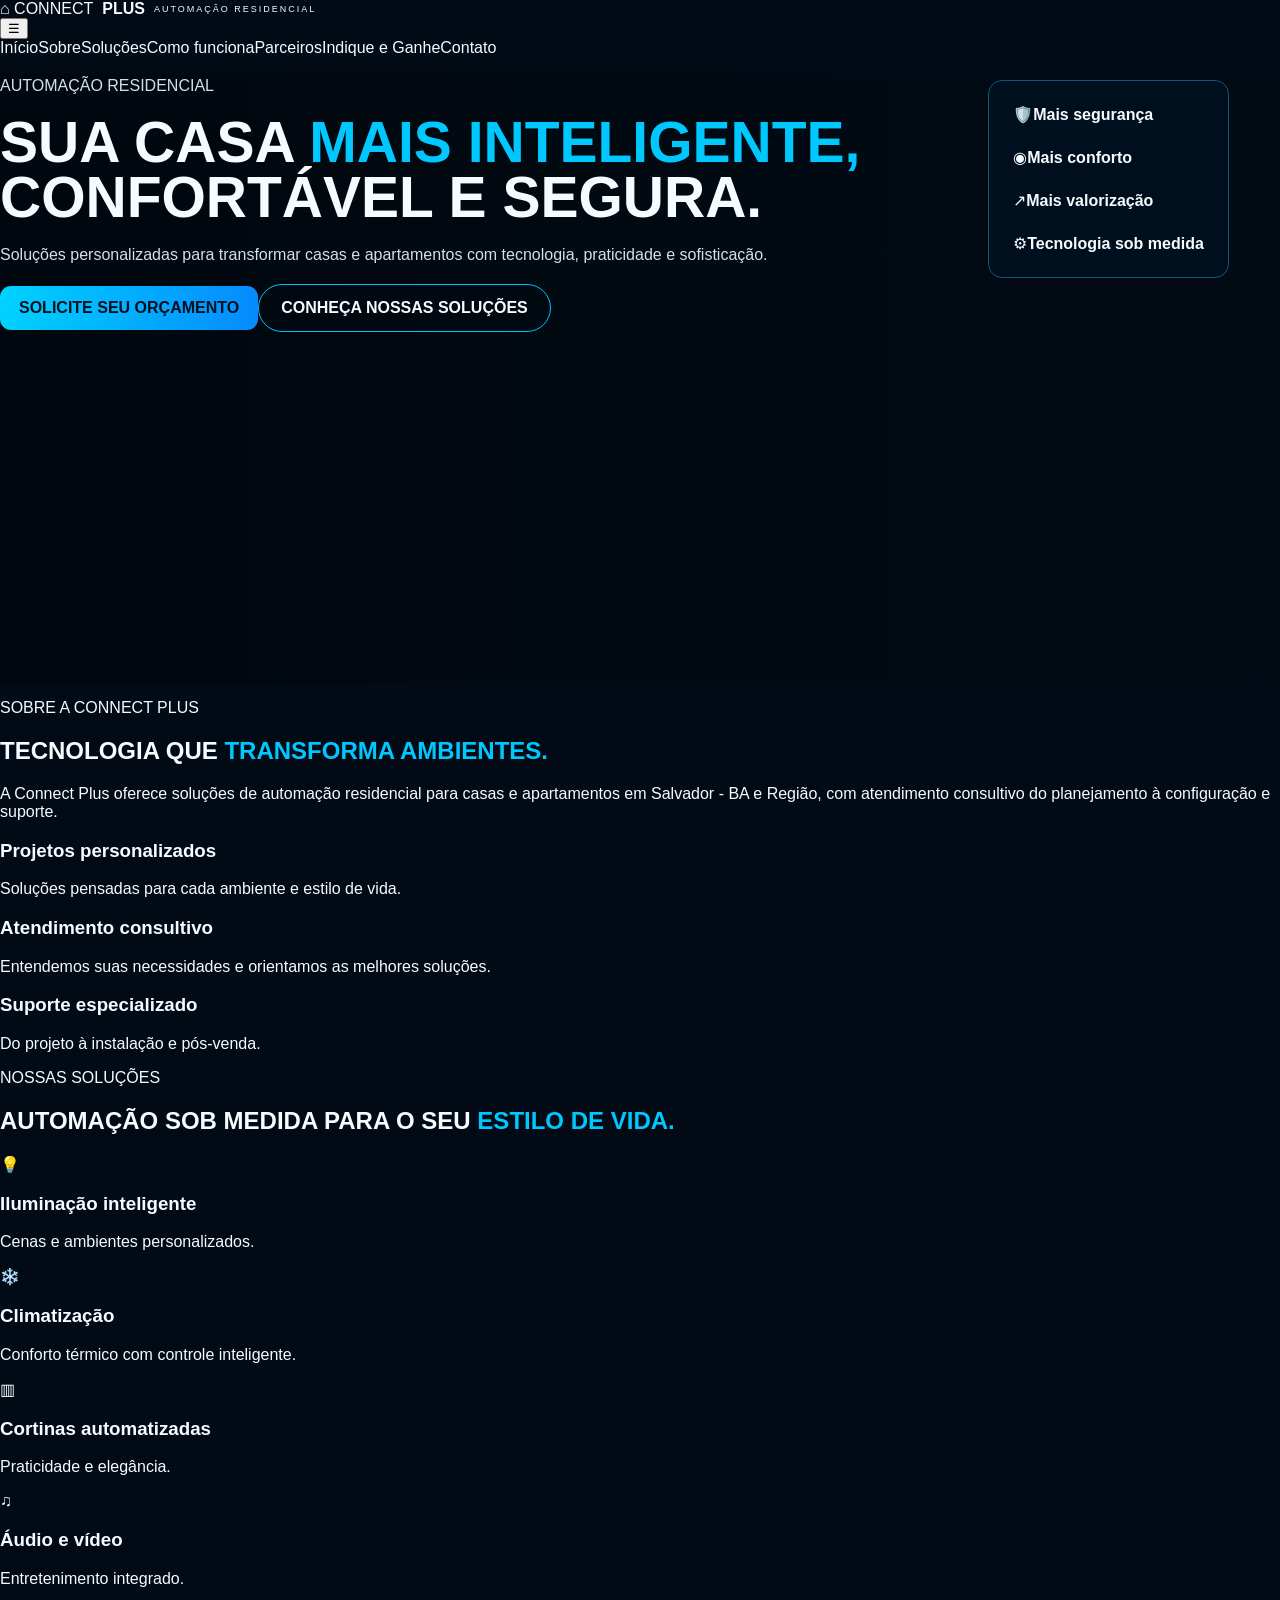
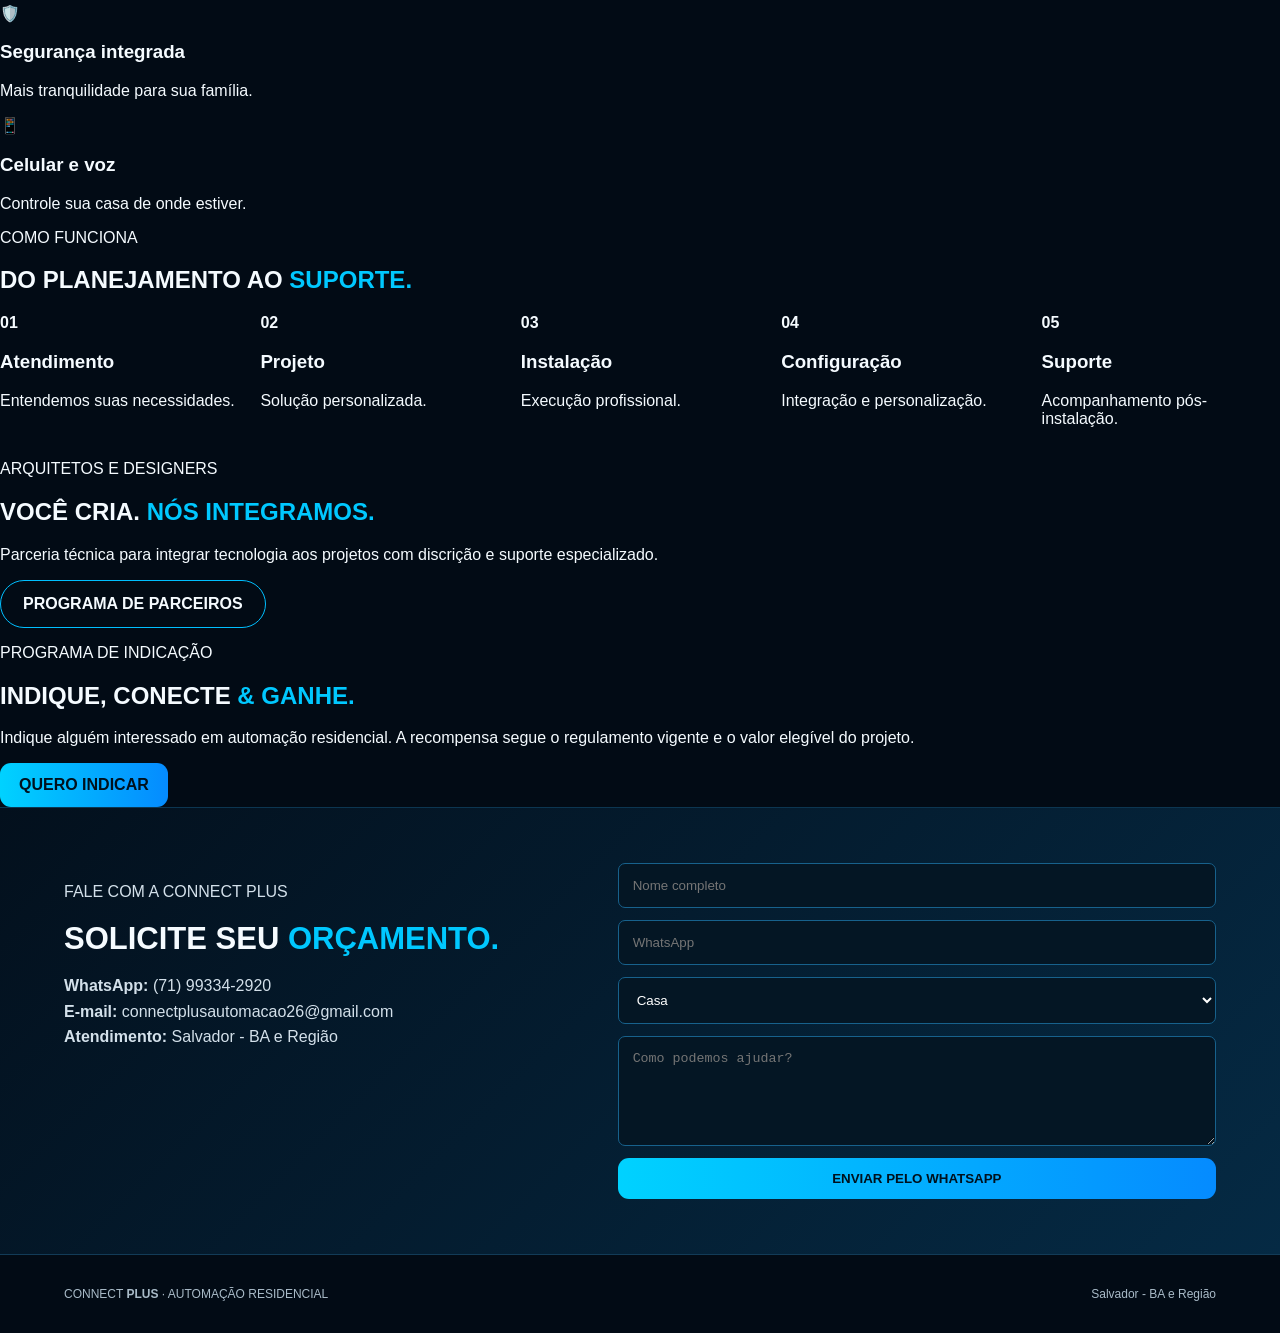
<file: index[1].html>
<!doctype html><html lang="pt-BR"><head><meta charset="utf-8"><meta name="viewport" content="width=device-width,initial-scale=1"><meta name="description" content="Connect Plus Automação Residencial em Salvador - BA e Região."><title>Connect Plus | Automação Residencial</title><link rel="stylesheet" href="style.css"></head><body>
<header><a class="logo" href="#inicio">⌂ CONNECT <b>PLUS</b><small>AUTOMAÇÃO RESIDENCIAL</small></a><button id="menu">☰</button><nav><a href="#inicio">Início</a><a href="#sobre">Sobre</a><a href="#solucoes">Soluções</a><a href="#como">Como funciona</a><a href="#parceiros">Parceiros</a><a href="#indique">Indique e Ganhe</a><a href="#contato">Contato</a></nav></header>
<main><section id="inicio" class="hero"><div><p class="tag">AUTOMAÇÃO RESIDENCIAL</p><h1>SUA CASA <em>MAIS INTELIGENTE,</em><br>CONFORTÁVEL E SEGURA.</h1><p>Soluções personalizadas para transformar casas e apartamentos com tecnologia, praticidade e sofisticação.</p><a class="btn" href="https://wa.me/5571993342920?text=Olá%20Connect%20Plus!%20Gostaria%20de%20solicitar%20um%20orçamento." target="_blank">SOLICITE SEU ORÇAMENTO</a><a class="outline" href="#solucoes">CONHEÇA NOSSAS SOLUÇÕES</a></div></section>
<section class="benefits"><div>🛡️<b>Mais segurança</b></div><div>◉<b>Mais conforto</b></div><div>↗<b>Mais valorização</b></div><div>⚙<b>Tecnologia sob medida</b></div></section>
<section id="sobre" class="section grid"><div><p class="tag">SOBRE A CONNECT PLUS</p><h2>TECNOLOGIA QUE <em>TRANSFORMA AMBIENTES.</em></h2><p>A Connect Plus oferece soluções de automação residencial para casas e apartamentos em Salvador - BA e Região, com atendimento consultivo do planejamento à configuração e suporte.</p></div><aside><h3>Projetos personalizados</h3><p>Soluções pensadas para cada ambiente e estilo de vida.</p><h3>Atendimento consultivo</h3><p>Entendemos suas necessidades e orientamos as melhores soluções.</p><h3>Suporte especializado</h3><p>Do projeto à instalação e pós-venda.</p></aside></section>
<section id="solucoes" class="section"><p class="tag">NOSSAS SOLUÇÕES</p><h2>AUTOMAÇÃO SOB MEDIDA PARA O SEU <em>ESTILO DE VIDA.</em></h2><div class="cards"><article>💡<h3>Iluminação inteligente</h3><p>Cenas e ambientes personalizados.</p></article><article>❄️<h3>Climatização</h3><p>Conforto térmico com controle inteligente.</p></article><article>▥<h3>Cortinas automatizadas</h3><p>Praticidade e elegância.</p></article><article>♫<h3>Áudio e vídeo</h3><p>Entretenimento integrado.</p></article><article>🛡️<h3>Segurança integrada</h3><p>Mais tranquilidade para sua família.</p></article><article>📱<h3>Celular e voz</h3><p>Controle sua casa de onde estiver.</p></article></div></section>
<section id="como" class="section dark"><p class="tag">COMO FUNCIONA</p><h2>DO PLANEJAMENTO AO <em>SUPORTE.</em></h2><div class="steps"><div><b>01</b><h3>Atendimento</h3><p>Entendemos suas necessidades.</p></div><div><b>02</b><h3>Projeto</h3><p>Solução personalizada.</p></div><div><b>03</b><h3>Instalação</h3><p>Execução profissional.</p></div><div><b>04</b><h3>Configuração</h3><p>Integração e personalização.</p></div><div><b>05</b><h3>Suporte</h3><p>Acompanhamento pós-instalação.</p></div></div></section>
<section class="section grid"><div id="parceiros" class="box"><p class="tag">ARQUITETOS E DESIGNERS</p><h2>VOCÊ CRIA. <em>NÓS INTEGRAMOS.</em></h2><p>Parceria técnica para integrar tecnologia aos projetos com discrição e suporte especializado.</p><a class="outline" href="https://wa.me/5571993342920?text=Olá!%20Gostaria%20de%20conhecer%20o%20Programa%20de%20Parceiros." target="_blank">PROGRAMA DE PARCEIROS</a></div><div id="indique" class="box"><p class="tag">PROGRAMA DE INDICAÇÃO</p><h2>INDIQUE, CONECTE <em>& GANHE.</em></h2><p>Indique alguém interessado em automação residencial. A recompensa segue o regulamento vigente e o valor elegível do projeto.</p><a class="btn" href="https://wa.me/5571993342920?text=Olá!%20Quero%20fazer%20uma%20indicação." target="_blank">QUERO INDICAR</a></div></section>
<section id="contato" class="section grid contact"><div><p class="tag">FALE COM A CONNECT PLUS</p><h2>SOLICITE SEU <em>ORÇAMENTO.</em></h2><p><b>WhatsApp:</b> (71) 99334-2920<br><b>E-mail:</b> connectplusautomacao26@gmail.com<br><b>Atendimento:</b> Salvador - BA e Região</p></div><form id="form"><input id="nome" required placeholder="Nome completo"><input id="tel" required placeholder="WhatsApp"><select id="tipo"><option>Casa</option><option>Apartamento</option><option>Outro imóvel</option></select><textarea id="msg" placeholder="Como podemos ajudar?"></textarea><button class="btn">ENVIAR PELO WHATSAPP</button></form></section></main>
<footer><span>CONNECT <b>PLUS</b> · AUTOMAÇÃO RESIDENCIAL</span><span>Salvador - BA e Região</span></footer><script src="script.js"></script></body></html>
</file>
<file: style.css>
*{box-sizing:border-box}html{scroll-behavior:smooth}body{margin:0;background:#020b15;color:#f5fbff;font-family:Arial,Helvetica,sans-serif}a{text-decoration:none;color:inherit}.header{height:76px;padding:0 5%;display:flex;align-items:center;gap:25px;position:sticky;top:0;z-index:50;background:rgba(2,11,21,.95);border-bottom:1px solid #103650}.logo{display:flex;align-items:center;gap:9px;min-width:260px}.logo-icon{font-size:31px;color:#00c8ff}.logo strong{font-size:19px;letter-spacing:1px}.logo i,h1 em,h2 em{font-style:normal;color:#00c8ff}.logo small{display:block;font-size:9px;letter-spacing:2px}.header nav{flex:1;display:flex;justify-content:center;gap:20px}.header nav a{font-size:12px}.btn{background:linear-gradient(90deg,#00d2ff,#058bff);color:#00111d;font-weight:900;border:0;border-radius:11px;padding:13px 19px;display:inline-block}.large{padding:16px 24px}.hero{height:610px;position:relative;background:linear-gradient(90deg,rgba(0,7,14,.94),rgba(0,7,14,.5) 52%,rgba(0,7,14,.08)),url('https://images.unsplash.com/photo-1600607687920-4e2a09cf159d?auto=format&fit=crop&w=2000&q=85') center/cover}.hero-content{padding:82px 6%;max-width:760px}.eyebrow{font-size:11px;letter-spacing:4px;color:#00c8ff;font-weight:800}.hero h1{font-size:57px;line-height:.98;margin:15px 0}.hero p,.text p,.referral p,.contact p{font-size:16px;line-height:1.6;color:#d3e0ea}.actions{display:flex;gap:15px;margin-top:25px}.outline{border:1px solid #00bfff;border-radius:30px;padding:14px 22px;display:inline-block;font-weight:800}.benefits{position:absolute;right:4%;top:80px;display:grid;gap:24px;padding:24px;background:rgba(1,17,31,.88);border:1px solid #14557c;border-radius:14px}.services{display:grid;grid-template-columns:repeat(6,1fr);padding:10px 4%;background:#031525}.services article{min-height:160px;border:1px solid #0d3855;border-radius:9px;padding:22px 16px;display:flex;flex-direction:column;gap:11px;font-size:27px;color:#00c8ff}.services b{font-size:13px;color:#fff}.services span{font-size:12px;color:#bdccd7;line-height:1.4}.about{display:grid;grid-template-columns:45% 55%;min-height:440px}.text{padding:65px 8%}.text h2,.solutions h2,.process h2,.referral h2,.contact h2{font-size:31px;margin:8px 0 15px}.about-photo{background:url('https://images.unsplash.com/photo-1600210492486-724fe5c67fb0?auto=format&fit=crop&w=1500&q=85') center/cover}.solutions,.process,.referral,.contact{padding:55px 5%;border-top:1px solid #0c3651}.solution-grid{display:grid;grid-template-columns:repeat(4,1fr);gap:15px}.solution-grid article{height:235px;border:1px solid #17618c;border-radius:11px;background-position:center;background-size:cover;position:relative}.solution-grid b{position:absolute;left:17px;bottom:17px;text-shadow:0 2px 8px #000}.home{background-image:linear-gradient(0deg,#001,transparent 60%),url('https://images.unsplash.com/photo-1600585154340-be6161a56a0c?auto=format&fit=crop&w=900&q=80')}.apt{background-image:linear-gradient(0deg,#001,transparent 60%),url('https://images.unsplash.com/photo-1600566753190-17f0baa2a6c3?auto=format&fit=crop&w=900&q=80')}.outdoor{background-image:linear-gradient(0deg,#001,transparent 60%),url('https://images.unsplash.com/photo-1600607687939-ce8a6c25118c?auto=format&fit=crop&w=900&q=80')}.cinema{background-image:linear-gradient(0deg,#001,transparent 60%),url('https://images.unsplash.com/photo-1489599849927-2ee91cede3ba?auto=format&fit=crop&w=900&q=80')}.steps{display:grid;grid-template-columns:repeat(5,1fr);gap:22px}.steps article{display:grid;gap:9px}.steps i{font-style:normal;width:39px;height:39px;border-radius:50%;background:#079eff;display:grid;place-items:center;font-weight:bold}.steps span{font-size:12px;color:#b9c9d4}.panels{display:grid;grid-template-columns:1fr 1fr}.panels article{min-height:370px;padding:60px 6%;background-size:cover;background-position:center}.partner{background-image:linear-gradient(90deg,rgba(0,8,16,.95),rgba(0,8,16,.35)),url('https://images.unsplash.com/photo-1503387762-592deb58ef4e?auto=format&fit=crop&w=1200&q=80')}.phone{background:radial-gradient(circle at 85% 50%,#08609b,transparent 32%),linear-gradient(135deg,#06182a,#001421)}.referral{background:radial-gradient(circle at 80% 30%,#073f65,transparent 35%),#03111f;display:grid;grid-template-columns:1.3fr 1fr;gap:30px;align-items:center}.refsteps{display:grid;gap:10px}.refsteps b{padding:15px;border:1px solid #145a82;border-radius:9px;background:#061b2c}.referral>.btn{width:max-content}.contact{display:grid;grid-template-columns:1fr 1.2fr;gap:55px;background:linear-gradient(135deg,#03101d,#052a44)}.contact-info{display:flex;flex-direction:column;gap:13px}.contact-info a{font-size:18px}form{display:grid;gap:12px}.form-grid{display:grid;grid-template-columns:1fr 1fr;gap:11px}input,select,textarea{background:#041624;color:#fff;border:1px solid #17618c;border-radius:7px;padding:14px;width:100%}textarea{height:110px;resize:vertical}footer{padding:32px 5%;display:flex;align-items:center;justify-content:space-between;border-top:1px solid #123b57;color:#a9bbc8;font-size:12px}@media(max-width:900px){.header nav,.header>.btn{display:none}.header{justify-content:center}.hero{height:auto;min-height:600px}.hero h1{font-size:40px}.benefits{display:none}.services{grid-template-columns:repeat(2,1fr)}.about,.panels,.referral,.contact{grid-template-columns:1fr}.solution-grid{grid-template-columns:1fr 1fr}.steps{grid-template-columns:1fr}.form-grid{grid-template-columns:1fr}.actions{flex-direction:column;align-items:flex-start}footer{flex-direction:column;gap:20px;text-align:center}}
/* Identidade oficial e redes sociais */
.logo{min-width:230px}
.logo img{display:block;width:230px;max-width:100%;height:58px;object-fit:contain;object-position:left center}
.footer-logo img{height:64px}
.social-links{display:flex;gap:10px;flex-wrap:wrap;margin-top:12px}
.social-links a,.footer-social a{border:1px solid #17618c;border-radius:999px;padding:9px 13px;font-size:12px;font-weight:800;color:#dff7ff;transition:.2s ease}
.social-links a:hover,.footer-social a:hover{border-color:#00c8ff;color:#00c8ff}
.footer-social{display:flex;gap:9px;flex-wrap:wrap;justify-content:center}
@media(max-width:900px){.logo{min-width:0}.logo img{width:210px;height:54px}.footer-logo img{height:60px;object-position:center}.footer-social{justify-content:center}}

/* Final brand polish */
.header{min-height:86px;height:auto;padding-top:7px;padding-bottom:7px}
.logo{min-width:245px}
.logo img{width:245px;height:70px;object-fit:contain;object-position:left center;filter:drop-shadow(0 0 8px rgba(0,200,255,.18))}
.footer-logo img{height:72px;width:250px}
.social-links a,.footer-social a{display:inline-flex;align-items:center;gap:8px}
.social-icon{width:20px;height:20px;flex:0 0 20px;color:#00c8ff}
.social-links a:hover .social-icon,.footer-social a:hover .social-icon{filter:drop-shadow(0 0 6px rgba(0,200,255,.65))}
@media(max-width:900px){.header{min-height:76px}.logo img{width:220px;height:62px}.footer-logo img{width:230px;height:68px}}

/* Ajustes finais: WhatsApp, redes sociais, apartamento e responsividade */
.header-actions{display:flex;align-items:center;gap:10px;flex:0 0 auto}
.header-social{width:34px;height:34px;border-radius:9px;display:grid;place-items:center;transition:.2s ease}
.header-social svg{width:22px;height:22px}
.header-social.instagram{color:#fff;background:linear-gradient(135deg,#833ab4,#fd1d1d,#fcb045)}
.header-social.linkedin{color:#0a66c2;background:#fff}
.header-social:hover{transform:translateY(-2px);filter:brightness(1.1)}
.whatsapp-btn{background:#12c759!important;color:#fff!important;display:inline-flex;align-items:center;justify-content:center;gap:9px;box-shadow:0 8px 22px rgba(18,199,89,.18)}
.whatsapp-btn:hover{background:#0faf4e!important}
.whatsapp-btn svg{width:22px;height:22px;flex:0 0 22px}
.hero-wa{background:#12c759!important;color:#fff!important}
.apt{background-image:linear-gradient(0deg,#001,transparent 60%),url('apartamento-premium.jpg')!important}

@media(max-width:1180px) and (min-width:901px){
 .header{padding-left:3%;padding-right:3%;gap:14px}.logo{min-width:205px}.logo img{width:205px}.header nav{gap:12px}.header nav a{font-size:11px}.whatsapp-btn{padding:12px 14px}.header-social{width:31px;height:31px}
}
@media(max-width:900px){
 body{overflow-x:hidden}.header{position:sticky;display:grid;grid-template-columns:1fr auto;grid-template-areas:"logo actions" "nav nav";gap:8px 10px;padding:7px 14px 9px;justify-content:initial;min-height:auto}
 .header .logo{grid-area:logo;justify-self:start}.header .logo img{width:145px;height:48px;object-position:left center}
 .header-actions{grid-area:actions;gap:7px}.header-social{width:32px;height:32px}.header-social svg{width:20px;height:20px}
 .header-actions .whatsapp-btn{width:38px;height:38px;padding:0;border-radius:50%}.header-actions .whatsapp-btn span{display:none}.header-actions .whatsapp-btn svg{width:23px;height:23px}
 .header nav{grid-area:nav;display:flex!important;justify-content:flex-start;gap:18px;overflow-x:auto;white-space:nowrap;padding:7px 2px 3px;scrollbar-width:none}.header nav::-webkit-scrollbar{display:none}.header nav a{font-size:11px;flex:0 0 auto}
 .hero{min-height:560px;background-position:58% center}.hero-content{padding:58px 20px 42px;max-width:100%}.hero h1{font-size:clamp(36px,10.5vw,48px);line-height:1.02;overflow-wrap:normal}.hero p{font-size:15px;max-width:92%}.actions{width:100%;align-items:stretch}.actions a{text-align:center;width:100%;max-width:360px}.benefits{display:none}
 .services{grid-template-columns:1fr 1fr;padding:12px;gap:10px}.services article{min-height:145px;padding:17px 13px;font-size:24px}.services b{font-size:12px}.services span{font-size:11px}
 .about{display:flex;flex-direction:column}.text{padding:48px 20px}.text h2,.solutions h2,.process h2,.referral h2,.contact h2{font-size:28px}.about-photo{min-height:300px;order:2}
 .solutions,.process,.referral,.contact{padding:45px 20px}.solution-grid{grid-template-columns:1fr;gap:12px}.solution-grid article{height:220px}.apt{background-position:center}
 .steps{gap:18px}.steps article{grid-template-columns:45px 1fr;align-items:center}.steps article span{grid-column:2}.panels{grid-template-columns:1fr}.panels article{min-height:330px;padding:48px 20px}.partner .btn{line-height:1.35}
 .referral{gap:22px}.referral>.btn{width:100%;text-align:center}.contact{gap:35px}.contact-info a{font-size:15px;overflow-wrap:anywhere}.form-grid{grid-template-columns:1fr}input,select,textarea{font-size:16px}
 footer{padding:28px 20px}.footer-logo img{width:205px;height:62px}
}
@media(max-width:420px){.header .logo img{width:128px}.header-social{width:29px;height:29px}.header-actions .whatsapp-btn{width:34px;height:34px}.services{grid-template-columns:1fr 1fr}.hero-content{padding-left:16px;padding-right:16px}.solutions,.process,.referral,.contact{padding-left:16px;padding-right:16px}}


/* Última atualização aprovada: imagens corretas para Áreas Externas e Home Theater */
.outdoor{background-image:linear-gradient(0deg,#001,transparent 60%),url('areas-externas-premium.jpg')!important}
.cinema{background-image:linear-gradient(0deg,#001,transparent 60%),url('home-theater-premium.jpg')!important}

.hero-whatsapp{display:inline-flex;align-items:center;gap:10px;background:#12c95b!important;color:#fff!important}
.hero-whatsapp .wa-icon{width:26px;height:26px;flex:0 0 26px}
.hero-whatsapp:hover{filter:brightness(1.06)}
@media(max-width:900px){.hero-whatsapp{justify-content:center;width:100%;max-width:330px}}


/* ===== INDIQUE E GANHE - CONNECT PLUS ===== */

.referral-premium{
  position:relative;
  overflow:hidden;
  padding:90px 7%;
  background:
    radial-gradient(circle at 85% 15%,rgba(0,200,255,.16),transparent 30%),
    radial-gradient(circle at 15% 85%,rgba(219,166,57,.10),transparent 30%),
    linear-gradient(135deg,#02070d 0%,#061522 55%,#03101a 100%);
}

.referral-premium::before{
  content:"";
  position:absolute;
  inset:0;
  pointer-events:none;
  border-top:1px solid rgba(0,200,255,.25);
  border-bottom:1px solid rgba(0,200,255,.18);
}

.referral-intro{
  position:relative;
  max-width:900px;
  margin:0 auto 50px;
  text-align:center;
}

.referral-intro .eyebrow{
  display:block;
  margin-bottom:14px;
  color:#00c8ff;
  font-size:13px;
  font-weight:800;
  letter-spacing:5px;
}

.referral-premium h2{
  margin:0 0 10px;
  font-size:clamp(42px,6vw,76px);
  line-height:1;
  font-weight:900;
  letter-spacing:-2px;
  color:#fff;
}

.referral-premium h2 em{
  font-style:normal;
  color:#e2ad43;
  text-shadow:0 0 25px rgba(226,173,67,.25);
}

.referral-intro h3{
  margin:18px 0 28px;
  color:#dce8ef;
  font-size:clamp(15px,2vw,20px);
  letter-spacing:4px;
  font-weight:700;
}

.referral-intro p{
  max-width:780px;
  margin:10px auto;
  color:#c6d1d9;
  font-size:17px;
  line-height:1.7;
}

.referral-intro strong{
  color:#e2ad43;
}

.referral-steps{
  position:relative;
  display:grid;
  grid-template-columns:repeat(4,1fr);
  gap:16px;
  max-width:1200px;
  margin:45px auto;
}

.referral-steps > div{
  min-height:155px;
  padding:25px 20px;
  border:1px solid rgba(0,200,255,.25);
  border-radius:18px;
  background:rgba(3,15,25,.75);
  box-shadow:0 12px 35px rgba(0,0,0,.22);
}

.referral-steps > div:last-child{
  border-color:rgba(226,173,67,.55);
}

.referral-steps b{
  display:block;
  margin-bottom:14px;
  color:#00c8ff;
  font-size:15px;
}

.referral-steps > div:last-child b{
  color:#e2ad43;
}

.referral-steps span{
  display:block;
  color:#d5dee4;
  font-size:14px;
  line-height:1.55;
}

.referral-info{
  position:relative;
  display:grid;
  grid-template-columns:repeat(3,1fr);
  gap:18px;
  max-width:1200px;
  margin:35px auto;
}

.referral-info > div{
  padding:28px;
  border:1px solid rgba(0,200,255,.24);
  border-radius:18px;
  background:linear-gradient(145deg,rgba(7,28,43,.95),rgba(2,11,18,.95));
  box-shadow:0 15px 40px rgba(0,0,0,.25);
}

.referral-info > div:last-child{
  border-color:rgba(226,173,67,.45);
}

.referral-info h3{
  margin:0 0 12px;
  color:#fff;
  font-size:16px;
}

.referral-info p{
  margin:0;
  color:#b9c8d1;
  line-height:1.6;
  font-size:14px;
}

.referral-cta{
  position:relative;
  display:flex;
  align-items:center;
  justify-content:center;
  width:min(650px,100%);
  margin:40px auto 0;
  padding:20px 28px;
  border:1px solid #f0c460;
  border-radius:999px;
  background:linear-gradient(90deg,#f1c45c,#d99c2e);
  color:#071018 !important;
  font-weight:900;
  letter-spacing:.5px;
  text-align:center;
  box-shadow:0 0 30px rgba(226,173,67,.25);
  transition:.25s ease;
}

.referral-cta:hover{
  transform:translateY(-3px);
  box-shadow:0 0 40px rgba(226,173,67,.42);
}

@media(max-width:900px){
  .referral-premium{
    padding:65px 20px;
  }

  .referral-steps{
    grid-template-columns:repeat(2,1fr);
  }

  .referral-info{
    grid-template-columns:1fr;
  }
}

@media(max-width:560px){
  .referral-premium{
    padding:55px 18px;
  }

  .referral-premium h2{
    font-size:42px;
  }

  .referral-intro h3{
    letter-spacing:2px;
  }

  .referral-steps{
    grid-template-columns:1fr;
  }

  .referral-steps > div{
    min-height:auto;
  }

  .referral-cta{
    padding:18px 20px;
    font-size:14px;
  }
}


/* ===== AJUSTE FINAL INDIQUE E GANHE - DESKTOP ===== */

.referral.referral-premium{
  display:block !important;
  width:100% !important;
  padding-top:120px !important;
}

.referral-premium .referral-intro{
  width:100%;
  max-width:900px;
  margin:0 auto 50px;
}

.referral-premium .referral-steps{
  display:grid !important;
  grid-template-columns:repeat(4,minmax(0,1fr)) !important;
  width:100%;
  max-width:1200px;
  margin:45px auto !important;
}

.referral-premium .referral-info{
  display:grid !important;
  grid-template-columns:repeat(3,minmax(0,1fr)) !important;
  width:100%;
  max-width:1200px;
  margin:35px auto !important;
}

@media(max-width:900px){
  .referral.referral-premium{
    padding-top:105px !important;
  }

  .referral-premium .referral-steps{
    grid-template-columns:repeat(2,minmax(0,1fr)) !important;
  }

  .referral-premium .referral-info{
    grid-template-columns:1fr !important;
  }
}

@media(max-width:560px){
  .referral-premium .referral-steps{
    grid-template-columns:1fr !important;
  }
}


/* Ajuste de espaçamento - Indique e Ganhe */
.referral.referral-premium{
  gap:25px !important;
}

.referral-premium .referral-steps{
  margin-top:10px !important;
  margin-bottom:20px !important;
}

.referral-premium .referral-info{
  margin-top:15px !important;
}

.referral-premium .referral-cta{
  margin-top:20px !important;
}


/* Campanha promocional Outubro */
.campanha-outubro {
  width: 100%;
  max-width: none;
  margin: 0;
  padding: 0;
  box-sizing: border-box;
}

.campanha-outubro a {
  display: block;
  width: 100%;
}

.campanha-outubro img {
  display: block;
  width: 100%;
  max-width: 100%;
  height: auto;
  border-radius: 0;
}
/* CONNECT PLUS — CABEÇALHO PREMIUM */

.header-social {
  width: 42px;
  height: 42px;
  border-radius: 11px;
  display: inline-grid;
  place-items: center;
  transition: transform .2s ease, box-shadow .2s ease;
}

.header-social svg {
  width: 24px;
  height: 24px;
}

.header-social.instagram {
  background: linear-gradient(135deg, #833ab4, #fd1d1d, #fcb045);
  color: #fff;
}

.header-social.linkedin {
  background: #0a66c2;
  color: #fff;
}

.header-social:hover {
  transform: translateY(-3px);
  box-shadow: 0 5px 15px rgba(0, 200, 255, .25);
}

.header-actions {
  display: flex;
  align-items: center;
  gap: 12px;
}

.header-actions .whatsapp-btn {
  background: #08c85a !important;
  color: #fff !important;
  border-radius: 14px;
  padding: 13px 22px;
  font-weight: 700;
  box-shadow: 0 4px 16px rgba(0, 200, 90, .20);
}

.header-actions .whatsapp-btn:hover {
  background: #06ad4d !important;
  transform: translateY(-2px);
}
/* CONNECT PLUS — CORREÇÃO DO ÍCONE LINKEDIN */

.header-social.linkedin {
  background: #0a66c2 !important;
  color: #ffffff !important;
}

.header-social.linkedin svg {
  fill: #ffffff !important;
  stroke: none !important;
}
/* CONNECT PLUS — CORREÇÃO DO ÍCONE LINKEDIN */

.header-social.linkedin {
  background: #0a66c2 !important;
  color: #ffffff !important;
}

.header-social.linkedin svg {
  fill: #ffffff !important;
  stroke: none !important;
}


/* ===== CONNECT PLUS: CABEÇALHO RESPONSIVO DEFINITIVO ===== */
.header {display:flex;align-items:center;justify-content:space-between;gap:16px;flex-wrap:nowrap}
.header .logo {flex:0 0 auto;min-width:0}
.header nav {flex:1 1 auto;min-width:0;display:flex;align-items:center;justify-content:center;gap:clamp(8px,1.15vw,20px)}
.header nav a {white-space:nowrap}
.header-actions {display:flex;align-items:center;gap:10px;flex:0 0 auto}
.header-actions .whatsapp-btn {white-space:nowrap}
.menu-toggle {display:none}
@media (min-width:901px) and (max-width:1250px) {
 .header {padding-left:2%;padding-right:2%;gap:10px}
 .header .logo img {width:clamp(160px,17vw,220px)}
 .header nav {gap:9px}
 .header nav a {font-size:11px}
 .header-actions {gap:7px}
 .header-actions .whatsapp-btn {padding:11px 12px;font-size:12px}
 .header-social {width:35px;height:35px}
}
@media (max-width:900px) {
 html,body {max-width:100%;overflow-x:clip}
 .header {display:grid;grid-template-columns:minmax(0,1fr) auto auto;grid-template-areas:'logo actions toggle' 'nav nav nav';align-items:center;gap:0 10px;padding:8px 14px;min-height:64px;height:auto}
 .header .logo {grid-area:logo;min-width:0;justify-self:start}
 .header .logo img {width:clamp(120px,35vw,190px);height:46px;max-width:100%;object-fit:contain}
 .header-actions {grid-area:actions;display:flex;gap:6px;align-items:center}
 .header-social {width:34px;height:34px;border-radius:9px}
 .header-social svg {width:20px;height:20px}
 .header-actions .whatsapp-btn {display:inline-flex!important;width:35px;height:35px;padding:0;border-radius:9px}
 .header-actions .whatsapp-btn span {display:none}
 .header-actions .whatsapp-btn svg {width:21px;height:21px}
 .menu-toggle {grid-area:toggle;display:flex;flex-direction:column;justify-content:center;align-items:center;gap:5px;width:40px;height:40px;padding:8px;border:1px solid #17618c;border-radius:9px;background:#061c2b;color:#fff;cursor:pointer}
 .menu-toggle span {display:block;width:21px;height:2px;border-radius:2px;background:#fff}
 .header nav {grid-area:nav;display:none!important;flex-direction:column;align-items:stretch;gap:0;overflow:visible;white-space:normal;padding:0;min-width:0}
 .header nav.menu-open {display:flex!important;padding:12px 0 8px}
 .header nav a {font-size:14px;flex:none;padding:12px 8px;border-bottom:1px solid #123b57}
 .campanha-outubro,.campanha-outubro a,.campanha-outubro img {max-width:100%}
 .hero {height:auto;min-height:460px;background-position:60% center}
 .hero-content {padding:52px 18px;max-width:100%}
 .hero h1 {font-size:clamp(31px,8.2vw,44px);overflow-wrap:break-word}
 .hero p {max-width:100%}
 .text h2,.solutions h2,.process h2,.referral h2,.contact h2 {overflow-wrap:break-word}
 .services,.solution-grid,.steps,.referral-steps,.referral-info,.form-grid {min-width:0}
 .services article,.solution-grid article,.steps article {min-width:0}
 .contact,.about,.panels,.referral {min-width:0}
}
@media (max-width:380px) {
 .header {padding-left:9px;padding-right:9px;gap:0 6px}
 .header .logo img {width:112px}
 .header-social {width:30px;height:30px}
 .header-actions .whatsapp-btn {width:31px;height:31px}
 .menu-toggle {width:36px;height:36px}
 .hero h1 {font-size:30px}
}

/* Ajuste final de estabilidade para telas pequenas */
@media (max-width:900px) {
 .header {width:100%;max-width:100vw;grid-template-columns:minmax(0,1fr) auto auto}
 .header-actions {min-width:0;flex-wrap:nowrap}
 .header .logo img {display:block;max-width:100%;height:auto;max-height:46px}
 .header nav.menu-open {width:100%;max-width:100%;box-sizing:border-box}
 .header nav a {display:block;width:100%}
 .hero,.about,.solutions,.process,.referral,.contact,.panels,footer {max-width:100%;min-width:0}
 .hero-content,.text,.contact-info {min-width:0}
 .hero h1,.hero p,.text p {overflow-wrap:anywhere}
 .solution-grid {grid-template-columns:repeat(2,minmax(0,1fr))}
 .solution-grid article {min-width:0}
}
@media (max-width:560px) {
 .solution-grid {grid-template-columns:1fr}
 .header {column-gap:6px;padding-left:10px;padding-right:10px}
 .header .logo img {width:clamp(106px,31vw,150px)}
 .header-actions {gap:5px}
 .header-social {width:31px;height:31px}
 .header-actions .whatsapp-btn {width:32px;height:32px;min-width:32px}
 .menu-toggle {width:35px;height:35px;min-width:35px}
}


/* CONNECT PLUS — SOLUÇÕES PREMIUM (estrutura real do index.html) */
.services.services-premium {
  display:block;
  width:100%;
  padding:76px clamp(18px,5vw,90px);
  background:radial-gradient(circle at 50% 0%,#0b2b42 0%,#031321 52%,#020b15 100%);
}
.services-premium .services-intro {max-width:850px;margin:0 auto 40px;text-align:center;}
.services-premium .services-intro .eyebrow {display:block;margin-bottom:14px;}
.services-premium .services-intro h2 {font-size:clamp(30px,4vw,54px);line-height:1.08;margin:0 0 18px;color:#fff;letter-spacing:-.025em;}
.services-premium .services-intro h2 em {font-style:normal;color:#00c8ff;}
.services-premium .services-intro p {max-width:670px;margin:0 auto;color:#c7d8e3;font-size:clamp(15px,1.5vw,18px);line-height:1.65;}
.services-premium .services-grid {display:grid;grid-template-columns:repeat(3,minmax(0,1fr));gap:20px;width:100%;max-width:1380px;margin:0 auto;}
.services-premium .services-grid > .service-card {
  position:relative;isolation:isolate;display:flex;flex-direction:column;justify-content:flex-end;
  min-width:0;min-height:310px;overflow:hidden;padding:28px;border-radius:19px;
  border:1px solid rgba(0,200,255,.30);color:#fff;
  background-color:#092236;background-size:cover;background-position:center;
  box-shadow:0 18px 38px rgba(0,0,0,.28);
  transition:transform .25s ease,border-color .25s ease,box-shadow .25s ease;
}
.services-premium .services-grid > .service-card::before {
  content:'';position:absolute;inset:0;z-index:-1;
  background:linear-gradient(180deg,rgba(0,10,20,.05) 0%,rgba(0,11,24,.43) 36%,rgba(0,9,19,.96) 100%);
}
.services-premium .services-grid > .service-card:nth-child(1) {background-image:url('https://images.unsplash.com/photo-1600607687920-4e2a09cf159d?auto=format&fit=crop&w=1100&q=85');}
.services-premium .services-grid > .service-card:nth-child(2) {background-image:url('home-theater-premium.jpg');}
.services-premium .services-grid > .service-card:nth-child(3) {background-image:url('https://images.unsplash.com/photo-1600210492486-724fe5c67fb0?auto=format&fit=crop&w=1100&q=85');}
.services-premium .services-grid > .service-card:nth-child(4) {background-image:url('https://images.unsplash.com/photo-1600566753190-17f0baa2a6c3?auto=format&fit=crop&w=1100&q=85');}
.services-premium .services-grid > .service-card:nth-child(5) {background-image:url('apartamento-premium.jpg');}
.services-premium .services-grid > .service-card:nth-child(6) {background-image:url('https://images.unsplash.com/photo-1600585154340-be6161a56a0c?auto=format&fit=crop&w=1100&q=85');}
.services-premium .service-card .service-icon {display:inline-flex;align-items:center;justify-content:center;width:43px;height:43px;margin-bottom:auto;border:1px solid rgba(0,200,255,.5);border-radius:12px;background:rgba(1,17,31,.65);color:#00d6ff;font-size:24px;line-height:1;}
.services-premium .service-card h3 {margin:30px 0 10px;color:#fff;font-size:clamp(19px,1.8vw,25px);line-height:1.16;letter-spacing:.015em;overflow-wrap:break-word;}
.services-premium .service-card p {margin:0;color:#e0ebf2;font-size:14px;line-height:1.55;}
.services-premium .service-card:hover {transform:translateY(-5px);border-color:#00c8ff;box-shadow:0 22px 45px rgba(0,0,0,.38);}
.services-premium .services-cta {max-width:1050px;margin:36px auto 0;padding:32px 28px;text-align:center;border:1px solid rgba(0,200,255,.3);border-radius:20px;background:linear-gradient(110deg,rgba(5,37,58,.96),rgba(2,17,30,.96));}
.services-premium .services-cta h3 {margin:0 0 9px;color:#fff;font-size:clamp(20px,2.5vw,30px);line-height:1.2;}
.services-premium .services-cta p {margin:0 0 22px;color:#c6d8e5;font-size:15px;line-height:1.5;}
.services-premium .services-cta .btn {max-width:100%;}
@media(max-width:900px) {
  .services.services-premium {padding:52px 20px;}
  .services-premium .services-grid {grid-template-columns:repeat(2,minmax(0,1fr));gap:15px;}
  .services-premium .services-grid > .service-card {min-height:280px;padding:22px;}
}
@media(max-width:560px) {
  .services.services-premium {padding:42px 16px;}
  .services-premium .services-intro {margin-bottom:27px;}
  .services-premium .services-grid {grid-template-columns:minmax(0,1fr);gap:15px;}
  .services-premium .services-grid > .service-card {min-height:265px;padding:22px;}
  .services-premium .service-card h3 {font-size:23px;}
  .services-premium .services-cta {margin-top:24px;padding:27px 18px;}
}
@media(prefers-reduced-motion:reduce) {.services-premium .service-card {transition:none;}}


/* CONNECT PLUS — SOLUÇÕES PREMIUM | versão estável e responsiva */
.services.services-premium {
  display:block !important;
  width:100%;max-width:100%;min-width:0;
  padding:76px clamp(20px,5vw,90px);
  overflow:hidden;
}
.services.services-premium .services-intro {max-width:850px;margin:0 auto 42px;text-align:center;}
.services.services-premium .services-grid {
  display:grid !important;
  grid-template-columns:repeat(3,minmax(0,1fr)) !important;
  gap:20px;width:100%;max-width:1380px;margin:0 auto;
}
.services.services-premium .services-grid > article.service-card {
  display:flex !important;flex-direction:column;align-items:flex-start;justify-content:flex-end;
  position:relative;isolation:isolate;min-width:0;width:auto;
  min-height:330px;height:auto;padding:26px;gap:0;
  overflow:hidden;border-radius:20px;border:1px solid rgba(0,200,255,.3);
  background-size:cover;background-position:center;
  color:#fff;font-size:inherit;
}
.services.services-premium .services-grid > article.service-card::before {
  content:'';position:absolute;inset:0;z-index:-1;
  background:linear-gradient(180deg,rgba(0,8,18,.12),rgba(0,8,18,.5) 43%,rgba(0,8,18,.97));
}
.services.services-premium .service-card .service-icon {
  margin:0 auto auto 0;flex:0 0 auto;font-size:22px;color:#00d6ff;
}
.services.services-premium .service-card h3 {
  margin:30px 0 10px;font-size:clamp(20px,1.8vw,26px);
  font-weight:800;line-height:1.15;color:#fff;
}
.services.services-premium .service-card p {
  margin:0;font-size:14px;line-height:1.55;color:#e0ebf2;
}
.services.services-premium .services-cta {max-width:1050px;margin:38px auto 0;}
@media(max-width:900px) {
  .services.services-premium {padding:55px 20px;}
  .services.services-premium .services-grid {grid-template-columns:repeat(2,minmax(0,1fr)) !important;gap:15px;}
  .services.services-premium .services-grid > article.service-card {min-height:300px;padding:22px;}
}
@media(max-width:560px) {
  .services.services-premium {padding:46px 16px;}
  .services.services-premium .services-intro {margin-bottom:28px;}
  .services.services-premium .services-grid {grid-template-columns:minmax(0,1fr) !important;gap:16px;}
  .services.services-premium .services-grid > article.service-card {min-height:280px;padding:23px;}
  .services.services-premium .service-card h3 {font-size:23px;}
  .services.services-premium .services-cta {margin-top:26px;}
}

/* CONNECT PLUS — IMAGENS APROVADAS DOS SERVIÇOS */

.services-premium .services-grid > .service-card:nth-child(1) {
  background-image: url('iluminacao-inteligente.jpg') !important;
}

.services-premium .services-grid > .service-card:nth-child(2) {
  background-image: url('sonorizacao-residencial.jpg') !important;
}

.services-premium .services-grid > .service-card:nth-child(3) {
  background-image: url('cortinas-automatizadas.jpg') !important;
}

.services-premium .services-grid > .service-card:nth-child(4) {
  background-image: url('fechaduras-digitais.jpg') !important;
}

.services-premium .services-grid > .service-card:nth-child(5) {
  background-image: url('rede-wifi-residencial.jpg') !important;
}

.services-premium .services-grid > .service-card:nth-child(6) {
  background-image: url('controle-por-voz-alexa.jpg') !important;
}

/* CONNECT PLUS — AJUSTES FINAIS DOS CARDS */

/* Impede que a seção ultrapasse a largura da tela */
.services.services-premium {
  width: 100%;
  max-width: 100%;
  box-sizing: border-box;
}

/* Mantém os três cards alinhados no computador */
.services.services-premium .services-grid {
  width: 100%;
  max-width: 1380px;
  grid-template-columns: repeat(3, minmax(0, 1fr)) !important;
}

/* Ajusta o enquadramento da Alexa */
.services-premium .services-grid > .service-card:nth-child(6) {
  background-position: 60% center !important;
}

/* Adaptação para tablets */
@media (max-width: 900px) {
  .services.services-premium .services-grid {
    grid-template-columns: repeat(2, minmax(0, 1fr)) !important;
  }
}

/* Adaptação para celulares */
@media (max-width: 560px) {
  .services.services-premium .services-grid {
    grid-template-columns: minmax(0, 1fr) !important;
  }
}

/* CONNECT PLUS — AJUSTE EXCLUSIVO PARA COMPUTADORES */

@media (min-width: 901px) {

  .services.services-premium .services-grid {
    max-width: 1180px;
    gap: 18px;
  }

  .services.services-premium .services-grid > article.service-card {
    min-height: 280px;
    height: 280px;
    padding: 22px;
  }

  .services.services-premium .service-card h3 {
    font-size: 21px;
  }

  .services.services-premium .service-card p {
    font-size: 13px;
  }

}

/* CONNECT PLUS — ENQUADRAMENTO DA ALEXA */

.services-premium .services-grid > .service-card:nth-child(6) {
  background-size: 85% auto !important;
  background-position: center center !important;
  background-repeat: no-repeat !important;
  background-color: #071725;
}

/* CONNECT PLUS — AJUSTE FINAL DA IMAGEM ALEXA */

.services-premium .services-grid > .service-card:nth-child(6) {
  background-size: cover !important;
  background-position: 42% center !important;
  background-repeat: no-repeat !important;
}

/* CONNECT PLUS — CORREÇÃO DE LARGURA: INDIQUE E GANHE */

.referral.referral-premium {
  width: 100%;
  max-width: 100%;
  min-width: 0;
  box-sizing: border-box;
}

.referral-premium .referral-steps,
.referral-premium .referral-info {
  width: 100%;
  max-width: 1200px;
  min-width: 0;
  margin-left: auto !important;
  margin-right: auto !important;
  box-sizing: border-box;
}

.referral-premium .referral-steps > *,
.referral-premium .referral-info > * {
  min-width: 0;
}

/* Computadores */
@media (min-width: 901px) {
  .referral-premium .referral-steps {
    grid-template-columns: repeat(4, minmax(0, 1fr)) !important;
  }

  .referral-premium .referral-info {
    grid-template-columns: repeat(3, minmax(0, 1fr)) !important;
  }
}

/* =========================================
   ASSISTENTE VIRTUAL CONNECT PLUS
   ========================================= */

.cp-chatbot {
  position: fixed;
  bottom: 24px;
  right: 24px;
  z-index: 9999;
  font-family: Arial, sans-serif;
}

/* Botão flutuante */
#cp-chat-toggle {
  width: 62px;
  height: 62px;
  border: 2px solid #55d9f5;
  border-radius: 50%;
  background: #08253c;
  color: white;
  font-size: 27px;
  cursor: pointer;
  box-shadow: 0 6px 24px rgba(0, 0, 0, 0.35);
  transition: transform 0.2s ease;
}

#cp-chat-toggle:hover {
  transform: scale(1.08);
}

/* Janela do atendimento */
#cp-chat-window {
  position: absolute;
  bottom: 78px;
  right: 0;
  width: 350px;
  max-width: calc(100vw - 32px);
  max-height: min(520px, calc(100dvh - 115px));
  display: flex;
  flex-direction: column;
  overflow: hidden;
  border: 1px solid #2b7898;
  border-radius: 18px;
  background: #081d30;
  color: #ffffff;
  box-shadow: 0 12px 40px rgba(0, 0, 0, 0.45);
}

/* Mantém a janela escondida até ser aberta */
#cp-chat-window[hidden] {
  display: none !important;
}

/* Cabeçalho */
.cp-chat-header {
  display: flex;
  justify-content: space-between;
  align-items: center;
  padding: 17px;
  background: #103650;
  border-bottom: 1px solid #286782;
}

.cp-chat-header strong {
  display: block;
  font-size: 16px;
  color: #ffffff;
}

.cp-chat-header small {
  display: block;
  margin-top: 4px;
  color: #76d9ef;
  font-size: 12px;
}

/* Botão fechar */
#cp-chat-close {
  border: none;
  background: transparent;
  color: #ffffff;
  font-size: 23px;
  cursor: pointer;
}

/* Conteúdo */
.cp-chat-body {
  padding: 18px;
  overflow-y: auto;
  flex: 1;
}

.cp-chat-message {
  padding: 14px;
  border-radius: 12px;
  background: #143a54;
  color: #ffffff;
  font-size: 14px;
  line-height: 1.6;
}

#cp-chat-response {
  margin-top: 12px;
  font-size: 14px;
  line-height: 1.6;
}

/* Opções de atendimento */
.cp-chat-options {
  display: flex;
  flex-direction: column;
  gap: 9px;
  margin-top: 17px;
}

.cp-chat-options button {
  width: 100%;
  padding: 12px;
  border: 1px solid #287b9a;
  border-radius: 10px;
  background: #102e45;
  color: #ffffff;
  text-align: left;
  font-size: 13px;
  cursor: pointer;
  transition: background 0.2s ease;
}

.cp-chat-options button:hover,
.cp-chat-options button:focus-visible {
  background: #176084;
  border-color: #62d7f3;
}

/* Rodapé */
.cp-chat-footer {
  padding: 12px;
  border-top: 1px solid #24536a;
  text-align: center;
  font-size: 11px;
  color: #a3c4d3;
}

/* Versão celular */
@media (max-width: 600px) {
  .cp-chatbot {
    bottom: 16px;
    right: 16px;
  }

  #cp-chat-toggle {
    width: 56px;
    height: 56px;
  }

  #cp-chat-window {
    width: min(350px, calc(100vw - 32px));
    bottom: 70px;
  }
}

/* CONNECT PLUS — BOTÃO DE AÇÃO DO ASSISTENTE */

.cp-chat-action {
  display: block;
  margin-top: 12px;
  padding: 12px 14px;
  border: 1px solid #4ad5f4;
  border-radius: 10px;
  background: #087da5;
  color: #ffffff !important;
  font-size: 13px;
  font-weight: 700;
  text-align: center;
  text-decoration: none !important;
  line-height: 1.5;
  transition: background 0.2s ease, transform 0.2s ease;
}

.cp-chat-action:hover,
.cp-chat-action:focus-visible {
  background: #0a9ac7;
  transform: translateY(-1px);
}


/* CONNECT PLUS — ÍCONE DO ASSISTENTE VIRTUAL */

#cp-chat-toggle {
  padding: 0;
  overflow: hidden;
  display: flex;
  align-items: center;
  justify-content: center;
}

#cp-chat-toggle .cp-chat-icon {
  display: block;
  width: 100%;
  height: 100%;
  object-fit: cover;
  border-radius: 50%;
}

/* CONNECT PLUS — BOTÕES DO ORÇAMENTO INTERATIVO */

.cp-chat-choice {
  display: block;
  width: 100%;
  margin-top: 9px;
  padding: 12px 14px;
  border: 1px solid #287b9a;
  border-radius: 10px;
  background: #102e45;
  color: #ffffff;
  font-size: 13px;
  text-align: left;
  cursor: pointer;
  transition: background 0.2s ease;
}

.cp-chat-choice:hover,
.cp-chat-choice:focus-visible {
  background: #176084;
  border-color: #62d7f3;
}

/* CONNECT PLUS — OPÇÕES DO ORÇAMENTO INTERATIVO */

#cp-chat-window .cp-chat-choice {
  display: block !important;
  width: 100% !important;
  box-sizing: border-box;
  margin: 8px 0 !important;
  padding: 12px 14px !important;
  border: 1px solid #18bde8 !important;
  border-radius: 10px !important;
  background: #12344d !important;
  color: #ffffff !important;
  font-family: inherit;
  font-size: 13px !important;
  text-align: left !important;
  cursor: pointer;
  transition: 0.2s ease;
}

#cp-chat-window .cp-chat-choice:hover {
  background: #176184 !important;
  border-color: #5ce5ff !important;
}
</file>
<file: site-refresh.css>
/* Connect Plus — renovação visual 2026 */
:root{--cp-ink:#061426;--cp-deep:#03101f;--cp-panel:#0b2036;--cp-blue:#078df2;--cp-cyan:#20c7e5;--cp-gold:#d5b57a;--cp-white:#f6f8fb;--cp-muted:#c3d0dc;--cp-line:rgba(146,187,218,.2);--cp-radius:22px}
html{scroll-padding-top:100px}
body{background:var(--cp-deep);color:var(--cp-white);font-family:Inter,"Segoe UI",Arial,sans-serif;letter-spacing:0}
::selection{background:rgba(32,199,229,.32);color:#fff}
a:focus-visible,button:focus-visible,input:focus-visible,select:focus-visible,textarea:focus-visible{outline:3px solid var(--cp-cyan);outline-offset:3px}
.header{min-height:88px;padding:8px clamp(18px,5vw,76px);background:rgba(4,17,33,.92);border-bottom:1px solid var(--cp-line);backdrop-filter:blur(18px);box-shadow:0 12px 30px rgba(0,0,0,.16)}
.header .logo img{width:clamp(190px,18vw,250px);height:64px;filter:none}
.header nav{gap:clamp(9px,1.15vw,20px)}
.header nav a{font-size:13px;font-weight:600;color:#d9e5ef;transition:color .2s ease}
.header nav a:hover{color:var(--cp-cyan)}
.header-actions{gap:9px}
.header-social{width:38px;height:38px;border:1px solid rgba(255,255,255,.12)}
.header-actions .whatsapp-btn{padding:13px 17px;border-radius:999px;box-shadow:0 10px 24px rgba(18,199,89,.18)}
.hero{min-height:690px;height:min(78vh,790px);display:flex;align-items:center;background-image:linear-gradient(90deg,rgba(3,13,27,.96) 0%,rgba(3,13,27,.78) 38%,rgba(3,13,27,.18) 75%,rgba(3,13,27,.08) 100%),url('connectplus-hero-2026.webp');background-position:center;background-size:cover;border-bottom:1px solid var(--cp-line)}
.hero::after{content:"";position:absolute;inset:auto 0 0;height:180px;background:linear-gradient(0deg,rgba(3,13,27,.75),transparent);pointer-events:none}
.hero-content{position:relative;z-index:1;width:min(100%,780px);padding:80px clamp(22px,7vw,104px);max-width:900px}
.hero .eyebrow,.eyebrow{font-size:12px;letter-spacing:.22em;color:#70e3f1}
.hero h1{max-width:770px;margin:22px 0;font-size:clamp(42px,6vw,76px);line-height:1.01;letter-spacing:-.055em;font-weight:700;text-transform:none}
.hero h1 em{color:#77e2ed;font-style:normal}
.hero p{max-width:590px;margin:0;color:#d4e0eb;font-size:clamp(17px,1.55vw,20px);line-height:1.65}
.actions{align-items:center;gap:13px;margin-top:32px}
.btn,.large{border-radius:999px;padding:15px 23px;font-size:13px;letter-spacing:.035em;background:linear-gradient(110deg,#148ef0,#12b9d3);color:#fff;box-shadow:0 12px 28px rgba(0,145,230,.22);transition:transform .2s ease,filter .2s ease,box-shadow .2s ease}
.btn:hover{transform:translateY(-2px);filter:brightness(1.08);box-shadow:0 16px 34px rgba(0,145,230,.3)}
.hero .outline,.outline{border-color:rgba(193,225,245,.42);color:#f4f8fc;border-radius:999px;padding:14px 21px;font-size:12px;letter-spacing:.04em;transition:border-color .2s ease,background .2s ease}
.hero .outline:hover,.outline:hover{border-color:var(--cp-cyan);background:rgba(14,43,63,.62)}
.hero .hero-wa{background:#12b95c!important}
#solucoes.services.services-premium{padding:clamp(76px,9vw,128px) clamp(18px,6vw,92px);background:radial-gradient(ellipse at 50% 0%,#102c45 0%,#07192b 44%,#040f1d 100%)}
.services-premium .services-intro{max-width:850px;margin:0 auto 52px}
.services-premium .services-intro .eyebrow{display:block;margin-bottom:16px}
.services-premium .services-intro h2{font-size:clamp(34px,4.8vw,60px);letter-spacing:-.045em;line-height:1.04}
.services-premium .services-intro h2 em{color:#77e2ed}
.services-premium .services-intro p{font-size:17px;line-height:1.7;color:var(--cp-muted)}
.services.services-premium .services-grid{max-width:1320px;gap:18px}
.services.services-premium .services-grid>article.service-card{min-height:330px;border:1px solid rgba(175,216,239,.22);border-radius:var(--cp-radius);padding:26px;background-color:#0a1e31;box-shadow:0 18px 50px rgba(0,0,0,.22)}
.services.services-premium .services-grid>article.service-card::before{background:linear-gradient(180deg,rgba(3,13,27,.04) 5%,rgba(3,13,27,.3) 42%,rgba(3,13,27,.93) 100%)}
.services.services-premium .service-card .service-icon{border-color:rgba(112,227,241,.4);border-radius:14px;background:rgba(4,19,35,.78);color:#8be5f0}
.services.services-premium .service-card h3{font-size:clamp(19px,1.6vw,23px);letter-spacing:.01em}
.services.services-premium .service-card p{font-size:15px;color:#d7e2eb}
.services.services-premium .services-cta{max-width:1050px;margin-top:42px;padding:36px 28px;border:1px solid var(--cp-line);border-radius:26px;background:linear-gradient(120deg,rgba(15,46,71,.9),rgba(5,21,37,.96));box-shadow:0 18px 45px rgba(0,0,0,.16)}
.services.services-premium .services-cta h3{font-size:clamp(21px,2.4vw,30px);letter-spacing:-.02em}
.services.services-premium .services-cta p{font-size:16px;color:var(--cp-muted)}
.about{grid-template-columns:1fr 1fr;align-items:stretch;background:#07192b}
.about .text{display:flex;flex-direction:column;justify-content:center;padding:clamp(44px,7vw,96px)}
.about .text h2{font-size:clamp(34px,4vw,52px);line-height:1.08;letter-spacing:-.04em}
.about .text h2 em{color:#77e2ed}
.about .text p{max-width:620px;font-size:17px;line-height:1.75;color:var(--cp-muted)}
.about .text .outline{align-self:flex-start;margin-top:10px}
.about-photo{min-height:520px;background-image:linear-gradient(90deg,rgba(7,25,43,.12),transparent),url('apartamento-premium.jpg');background-position:center;background-size:cover}
.solutions,.process{padding:clamp(72px,8vw,112px) clamp(18px,6vw,88px);background:#050f1d;border-top:1px solid var(--cp-line)}
.solutions>.eyebrow,.process>.eyebrow{display:block;margin-bottom:14px}
.solutions h2,.process h2{max-width:850px;margin:0 0 36px;font-size:clamp(34px,4.5vw,56px);line-height:1.06;letter-spacing:-.045em}
.solution-grid{gap:18px}
.solution-grid article{height:300px;border:1px solid rgba(175,216,239,.23);border-radius:var(--cp-radius);overflow:hidden;transition:transform .25s ease,border-color .25s ease,box-shadow .25s ease}
.solution-grid article:hover{transform:translateY(-5px);border-color:rgba(112,227,241,.7);box-shadow:0 20px 42px rgba(0,0,0,.28)}
.solution-grid b{left:22px;bottom:22px;font-size:15px;letter-spacing:.06em}
.steps{gap:14px}
.steps article{min-height:190px;padding:24px;border:1px solid var(--cp-line);border-radius:20px;background:linear-gradient(145deg,#0b2034,#071629);align-content:start;transition:transform .2s ease,border-color .2s ease}
.steps article:hover{transform:translateY(-3px);border-color:rgba(112,227,241,.48)}
.steps i{width:42px;height:42px;background:rgba(32,199,229,.13);border:1px solid rgba(32,199,229,.42);color:#8be5f0}
.steps b{font-size:14px;line-height:1.35}
.steps span{font-size:14px;line-height:1.55;color:var(--cp-muted)}
.panels{gap:16px;padding:16px;background:#050f1d}
.panels article{min-height:390px;padding:clamp(32px,5vw,68px);border:1px solid var(--cp-line);border-radius:26px;overflow:hidden}
.panels h2{font-size:clamp(28px,3.5vw,42px);line-height:1.08;letter-spacing:-.035em}
.panels p{max-width:520px;color:var(--cp-muted);font-size:16px;line-height:1.7}
.panels .partner{background-image:linear-gradient(90deg,rgba(3,13,27,.94),rgba(3,13,27,.48)),url('areas-externas-premium.jpg')}
.panels .phone{background:radial-gradient(circle at 85% 50%,rgba(8,96,155,.5),transparent 36%),linear-gradient(135deg,#0c2740,#061629)}
.referral-premium{padding:clamp(70px,8vw,112px) clamp(18px,6vw,88px);background:radial-gradient(circle at 85% 15%,rgba(32,199,229,.12),transparent 30%),linear-gradient(135deg,#07182a,#040e1b 75%)}
.referral-premium h2{letter-spacing:-.045em}
.referral-steps>div,.referral-info>div{border-color:var(--cp-line);border-radius:20px;background:rgba(9,30,49,.8)}
.referral-steps b,.referral-info h3{color:#8be5f0}
.referral-steps span,.referral-info p{font-size:15px;line-height:1.65;color:var(--cp-muted)}
.referral-cta{border:0;border-radius:999px;background:linear-gradient(110deg,#148ef0,#12b9d3);color:#fff!important;box-shadow:0 12px 28px rgba(0,145,230,.22)}
.contact{grid-template-columns:minmax(0,.9fr) minmax(0,1.1fr);gap:clamp(28px,5vw,72px);padding:clamp(72px,8vw,112px) clamp(18px,6vw,88px);background:linear-gradient(130deg,#0b243c,#061426 65%);border-top:1px solid var(--cp-line)}
.contact h2{font-size:clamp(34px,4vw,52px);line-height:1.07;letter-spacing:-.04em}
.contact p{font-size:17px;color:var(--cp-muted)}
.contact-info a{font-size:16px;color:#e8f0f6;transition:color .2s ease}
.contact-info a:hover{color:#8be5f0}
form{gap:14px}
.form-grid{gap:14px}
input,select,textarea{min-height:50px;padding:14px 16px;border:1px solid rgba(173,204,226,.23);border-radius:13px;background:rgba(3,17,31,.72);font:inherit;color:#fff}
input::placeholder,textarea::placeholder{color:#9bb0c2}
textarea{min-height:128px}
form .btn{min-height:50px;cursor:pointer}
footer{gap:24px;padding:28px clamp(18px,6vw,88px);border-top:1px solid var(--cp-line);background:#030c18;color:#b2c1cf;font-size:13px}
.footer-social a{border-color:var(--cp-line);font-size:13px}
@media(max-width:900px){
 .header{min-height:76px;padding:7px 15px;background:rgba(4,17,33,.96)}
 .header .logo img{width:clamp(135px,32vw,190px);height:52px}
 .header nav.menu-open{padding:10px 0 6px;border-top:1px solid var(--cp-line)}
 .header nav a{border-color:rgba(146,187,218,.14)}
 .hero{min-height:600px;height:auto;background-position:61% center}
 .hero-content{padding:76px 24px 86px}
 .hero h1{max-width:650px;font-size:clamp(40px,8.4vw,66px)}
 .hero p{font-size:17px}
 .services.services-premium .services-grid{gap:14px}
 .services.services-premium .services-grid>article.service-card{min-height:290px}
 .about{grid-template-columns:1fr}
 .about-photo{order:2;min-height:360px}
 .panels{grid-template-columns:1fr;padding:12px}
 .steps{grid-template-columns:repeat(2,minmax(0,1fr))}
 .contact{grid-template-columns:1fr}
}
@media(max-width:560px){
 .hero{min-height:570px;background-position:64% center}
 .hero-content{padding:62px 20px 78px}
 .hero h1{font-size:clamp(36px,10vw,48px);line-height:1.03}
 .hero p{font-size:16px}
 .actions{align-items:stretch;gap:11px}
 .actions a{width:100%;max-width:360px;text-align:center}
 #solucoes.services.services-premium{padding:66px 16px}
 .services.services-premium .services-grid{grid-template-columns:1fr;gap:14px}
 .services.services-premium .services-grid>article.service-card{min-height:270px}
 .about .text{padding:58px 22px}
 .about-photo{min-height:300px}
 .solutions,.process{padding:64px 18px}
 .solution-grid{grid-template-columns:1fr}
 .solution-grid article{height:250px}
 .steps{grid-template-columns:1fr}
 .steps article{min-height:150px}
 .panels article{min-height:330px;padding:34px 24px}
 .referral-premium{padding:64px 18px}
 .contact{padding:64px 18px}
}
@media(prefers-reduced-motion:reduce){html{scroll-behavior:auto}.solution-grid article,.steps article,.btn{transition:none}}

/* Layout elegante aprovado para a página inicial */
:root{--cp-gold:#efc66f;--cp-gold-light:#ffe0a0;--cp-cyan:#08c9e5}
.header{min-height:84px;padding:8px clamp(18px,4.7vw,78px);gap:clamp(12px,1.7vw,26px);background:rgba(4,13,25,.97);border-bottom:1px solid rgba(239,198,111,.14)}
.header nav{flex:1;justify-content:center;gap:clamp(12px,2vw,32px)}
.header nav a{font-size:clamp(12px,.9vw,14px);color:#f3f2ef}
.header nav a:first-child{color:var(--cp-gold);position:relative}
.header nav a:first-child::after{content:"";position:absolute;left:0;right:0;bottom:-12px;height:2px;background:var(--cp-gold)}
.header-social{display:inline-grid;place-items:center}
.header-actions .whatsapp-btn{background:#12c759!important;color:#fff!important;border-radius:999px;padding:13px 20px;box-shadow:0 8px 24px rgba(18,199,89,.18)}
.header-actions .whatsapp-btn:hover{background:#0faf4e!important;color:#fff!important}
.hero{position:relative;isolation:isolate;min-height:650px;height:min(72vh,780px);display:flex;align-items:center;background-image:linear-gradient(90deg,rgba(13,9,8,.91) 0%,rgba(13,9,8,.72) 34%,rgba(13,9,8,.18) 68%,rgba(13,9,8,.03) 100%),url('connectplus-hero-elegancia-2026.webp');background-position:center;background-size:cover;border-bottom:1px solid rgba(239,198,111,.24)}
.hero::after{z-index:-1;height:112px;background:linear-gradient(0deg,rgba(10,8,8,.52),transparent)}
.hero-content{width:min(100%,790px);max-width:790px;padding:70px clamp(24px,7vw,108px)}
.hero .eyebrow{display:inline-flex;align-items:center;gap:14px;color:var(--cp-gold-light);font-size:12px;letter-spacing:.28em}
.hero .eyebrow::after{content:"";width:64px;height:1px;background:var(--cp-gold)}
.hero h1{max-width:640px;margin:26px 0 18px;font-size:clamp(48px,6.1vw,82px);line-height:.99;letter-spacing:-.055em;font-weight:500;text-transform:none}
.hero h1 em{color:var(--cp-gold-light);font-weight:750;font-style:normal}
.hero p{max-width:610px;margin:0;color:#f0ece6;font-size:clamp(17px,1.5vw,21px);line-height:1.55}
.hero .actions{gap:14px;margin-top:34px}
.hero .hero-wa{display:inline-flex;align-items:center;gap:12px;background:linear-gradient(100deg,#f3c96e,#ffdc91)!important;color:#20170c!important;border:1px solid rgba(255,233,184,.55);border-radius:12px;padding:17px 24px;box-shadow:0 10px 28px rgba(0,0,0,.2);font-weight:850}
.hero .hero-wa span{font-size:21px;line-height:1}
.hero .outline{border:1px solid rgba(239,198,111,.85);color:#fff8ea;background:rgba(20,14,10,.32);border-radius:12px;padding:16px 22px;font-size:12px;font-weight:800}
.hero .outline:hover{border-color:#ffe3a2;background:rgba(239,198,111,.12)}
.hero-service-strip{position:relative;z-index:2;display:grid;grid-template-columns:repeat(4,minmax(0,1fr));max-width:1440px;margin:-1px auto 0;padding:16px clamp(22px,7vw,108px);background:linear-gradient(90deg,#17100d,#251810 50%,#17100d);border-bottom:1px solid rgba(239,198,111,.34);box-shadow:0 -12px 34px rgba(0,0,0,.18)}
.hero-service-item{min-height:66px;display:flex;align-items:center;justify-content:center;gap:14px;color:#fff7e9;font-size:clamp(13px,1vw,16px);font-weight:650}
.hero-service-item+.hero-service-item{border-left:1px solid rgba(239,198,111,.44)}
.hero-service-item .strip-icon{font-size:34px;line-height:1;color:var(--cp-gold);font-weight:400}
/* Imagens premium dos cards de soluções — edição 2026 */
.services.services-premium .services-grid > article.service-card:nth-child(1){background-image:url('service-iluminacao-premium-2026.webp')!important}
.services.services-premium .services-grid > article.service-card:nth-child(2){background-image:url('service-sonorizacao-premium-2026.webp')!important}
.services.services-premium .services-grid > article.service-card:nth-child(3){background-image:url('service-cortinas-premium-2026.webp')!important}
.services.services-premium .services-grid > article.service-card:nth-child(4){background-image:url('service-fechaduras-premium-2026.webp')!important}
.services.services-premium .services-grid > article.service-card:nth-child(5){background-image:url('service-wifi-premium-2026.webp')!important}
.services.services-premium .services-grid > article.service-card:nth-child(6){background-image:url('service-voz-alexa-premium-2026.webp')!important}
@media(max-width:1180px) and (min-width:901px){.header{padding-left:3%;padding-right:3%;gap:12px}.header .logo,.header .logo img{min-width:195px;width:195px}.header nav{gap:11px}.header nav a{font-size:11px}.header-actions .whatsapp-btn{padding:11px 14px}}
@media(max-width:900px){.header{background:rgba(4,13,25,.98)}.header nav{justify-content:flex-start}.header nav a:first-child::after{display:none}.hero{min-height:590px;height:auto;background-position:58% center}.hero-content{max-width:100%;padding:64px 24px 74px}.hero h1{max-width:620px;font-size:clamp(44px,8.8vw,68px)}.hero p{max-width:540px}.hero-service-strip{grid-template-columns:repeat(2,minmax(0,1fr));padding:12px 18px}.hero-service-item{min-height:58px;justify-content:flex-start;padding-left:clamp(12px,6vw,42px);font-size:14px}.hero-service-item+.hero-service-item{border-left:0}.hero-service-item:nth-child(even){border-left:1px solid rgba(239,198,111,.35)}.hero-service-item:nth-child(n+3){border-top:1px solid rgba(239,198,111,.2)}}
@media(max-width:560px){.hero{min-height:560px;background-position:62% center}.hero-content{padding:55px 20px 62px}.hero h1{font-size:clamp(41px,10vw,54px);line-height:1.02}.hero .eyebrow{font-size:10px;letter-spacing:.2em}.hero .eyebrow::after{width:32px}.hero p{font-size:16px}.hero .actions{align-items:stretch}.hero .actions a{width:100%;max-width:360px;justify-content:center;text-align:center}.hero-service-strip{padding:10px 13px}.hero-service-item{gap:10px;padding-left:10px;font-size:12px}.hero-service-item .strip-icon{font-size:28px}}


/* Destaque visual da área de parceria e controle pelo celular */
.panels{align-items:stretch;gap:20px;padding:clamp(20px,4vw,48px);background:radial-gradient(ellipse at 50% 0%,#0b2135 0%,#050f1d 72%)}
.panels article{position:relative;isolation:isolate;min-height:410px;padding:clamp(30px,4.5vw,64px);border:1px solid rgba(158,202,230,.24);border-radius:28px;box-shadow:0 22px 55px rgba(0,0,0,.22);transition:transform .28s ease,border-color .28s ease,box-shadow .28s ease}
.panels article:hover{transform:translateY(-4px);border-color:rgba(32,199,229,.55);box-shadow:0 28px 64px rgba(0,0,0,.3)}
.panels .partner{background-image:linear-gradient(90deg,rgba(3,13,27,.96) 0%,rgba(3,13,27,.82) 48%,rgba(3,13,27,.24) 100%),url('areas-externas-premium.jpg');background-position:center;background-size:cover}
.panels .partner::before{content:"PARCERIA PROFISSIONAL";display:inline-flex;align-items:center;margin-bottom:24px;padding:8px 12px;border:1px solid rgba(32,199,229,.42);border-radius:999px;background:rgba(3,19,34,.68);color:#8beaf2;font-size:10px;font-weight:700;letter-spacing:.16em}
.panels .partner h2,.panels .phone h2{max-width:560px;font-size:clamp(30px,3.5vw,46px);line-height:1.08;letter-spacing:-.04em}
.panels .partner p,.panels .phone p{max-width:480px;font-size:16px;line-height:1.75}
.panels .partner .btn,.panels .phone .outline{position:relative;z-index:2;margin-top:10px}
.panels .phone{overflow:hidden;background:radial-gradient(ellipse at 78% 46%,rgba(13,144,212,.26),transparent 34%),linear-gradient(135deg,#0c2740 0%,#071a2e 62%,#061426 100%)}
.panels .phone::before{content:"";position:absolute;z-index:-1;right:8%;top:50%;width:210px;height:310px;transform:translateY(-50%) rotate(7deg);border:1px solid rgba(165,226,246,.45);border-radius:34px;background:linear-gradient(160deg,#102f4a,#061322 70%);box-shadow:0 24px 65px rgba(0,0,0,.48),inset 0 0 0 7px rgba(255,255,255,.035)}
.panels .phone::after{content:"CASA\A  ✦  Conforto\A  ◉  Iluminação\A  ❄  Climatização\A  ▤  Cortinas";white-space:pre;position:absolute;z-index:-1;right:calc(8% + 32px);top:50%;width:145px;transform:translateY(-47%) rotate(7deg);padding:24px 15px;border-radius:20px;background:linear-gradient(180deg,#0a2136,#061323);color:#d9f5ff;font-size:13px;line-height:2.25;letter-spacing:.03em;box-shadow:inset 0 1px 0 rgba(255,255,255,.12)}
.panels .phone h2,.panels .phone p,.panels .phone a{position:relative;z-index:1;max-width:58%}
@media(max-width:760px){.panels{grid-template-columns:1fr;padding:18px}.panels article{min-height:350px;padding:30px 24px}.panels .phone::before{right:5%;width:145px;height:230px;opacity:.72}.panels .phone::after{right:calc(5% + 19px);width:102px;padding:18px 10px;font-size:10px;line-height:2.2}.panels .phone h2,.panels .phone p,.panels .phone a{max-width:70%}}
@media(max-width:460px){.panels .phone::before{right:3%;width:118px;height:205px}.panels .phone::after{right:calc(3% + 15px);width:84px;padding:15px 8px;font-size:9px}.panels .phone h2,.panels .phone p,.panels .phone a{max-width:74%}}

/* Ajuste de alinhamento do celular ilustrativo */
.panels .phone::before{transform:translateY(-50%) rotate(0deg)}
.panels .phone::after{transform:translateY(-47%) rotate(0deg)}

.about-partner-visual{background-image:linear-gradient(180deg,rgba(3,13,25,.04) 12%,rgba(3,13,25,.18) 36%,rgba(3,13,25,.74) 100%),url('parceria-corretores-smart-home.png');}

/* Imagem da parceria imobiliária com corretores */
.about-photo{background-image:linear-gradient(90deg,rgba(7,25,43,.12),transparent),url('parceria-corretores-smart-home.png')!important;}
</file>
<file: interactive-scenes.css>
.cp-scenes{max-width:1380px;margin:0 auto;padding:clamp(58px,8vw,104px) clamp(20px,5vw,72px);color:#f6f8fb}.cp-scenes-intro{max-width:780px;margin:0 auto 34px;text-align:center}.cp-scenes-intro h2{margin:0;color:#f6f8fb;font-size:clamp(35px,5vw,58px);line-height:1.04;letter-spacing:-.045em}.cp-scenes-intro h2 em{color:#d5b57a;font-style:normal}.cp-scenes-intro p{max-width:680px;margin:16px auto 0;color:#c3d0dc;font-size:16px;line-height:1.65}.cp-scenes-picker{display:grid;grid-template-columns:repeat(4,minmax(0,1fr));gap:10px;max-width:1050px;margin:0 auto 18px}.cp-scene-button{min-height:64px;padding:12px 15px;border:1px solid rgba(146,187,218,.2);border-radius:15px;background:rgba(6,20,38,.72);color:#eaf1f7;display:flex;align-items:center;gap:12px;text-align:left;cursor:pointer;transition:transform .2s,border-color .2s,background .2s,box-shadow .2s}.cp-scene-button:hover{transform:translateY(-2px);border-color:rgba(32,199,229,.7)}.cp-scene-button[aria-pressed=true]{border-color:#20c7e5;background:linear-gradient(120deg,rgba(8,127,240,.26),rgba(32,199,229,.1));box-shadow:0 0 24px rgba(32,199,229,.12)}.cp-scene-number{color:#d5b57a;font-size:10px;font-weight:800;letter-spacing:.1em}.cp-scene-button span:last-child{font-size:13px;font-weight:700}.cp-scenes-layout{display:grid;grid-template-columns:minmax(0,1.42fr) minmax(300px,.78fr);gap:17px;align-items:stretch}.cp-scenes-room{position:relative;min-height:465px;margin:0;overflow:hidden;border:1px solid rgba(180,212,235,.2);border-radius:22px;background:#0b2036;box-shadow:0 28px 75px rgba(0,0,0,.28)}.cp-scenes-room:after{position:absolute;inset:42% 0 0;content:"";background:linear-gradient(0deg,rgba(2,10,18,.75),transparent);pointer-events:none}.cp-scenes-photo{position:absolute;inset:0;width:100%;height:100%;object-fit:cover;opacity:0;transform:scale(1.025);transition:opacity .65s ease,transform 1.7s ease}.cp-scenes-photo.is-active{opacity:1;transform:scale(1)}.cp-scenes-live,.cp-scenes-counter{position:absolute;z-index:1;top:18px;border:1px solid rgba(255,255,255,.24);border-radius:999px;background:rgba(3,14,27,.52);backdrop-filter:blur(12px);padding:9px 12px;color:#f4f7fa;font-size:10px}.cp-scenes-live{left:18px}.cp-scenes-live i{display:inline-block;width:7px;height:7px;margin-right:7px;border-radius:50%;background:#4ce39a;box-shadow:0 0 10px rgba(76,227,154,.8)}.cp-scenes-counter{right:18px}.cp-scenes-caption{position:absolute;z-index:1;right:22px;bottom:22px;left:22px;max-width:560px}.cp-scenes-caption span{display:block;margin-bottom:8px;color:#e7c17a;font-size:10px;font-weight:800;letter-spacing:.17em;text-transform:uppercase}.cp-scenes-caption strong{font-size:clamp(25px,3vw,38px);letter-spacing:-.035em}.cp-scenes-caption p{max-width:500px;margin:7px 0 0;color:#e0e7ed;font-size:14px;line-height:1.5}.cp-scenes-panel{padding:clamp(22px,3vw,32px);border:1px solid rgba(32,199,229,.35);border-radius:22px;background:linear-gradient(150deg,rgba(13,43,69,.96),rgba(5,19,34,.98));box-shadow:0 25px 65px rgba(0,0,0,.2);display:flex;flex-direction:column}.cp-scenes-panel-kicker{color:#d5b57a;font-size:10px;font-weight:800;letter-spacing:.18em}.cp-scenes-panel h3{margin:14px 0 8px;color:#f6f8fb;font-size:clamp(27px,3vw,36px);line-height:1.05;letter-spacing:-.04em}.cp-scenes-panel>p:not(.cp-scenes-note){margin:0 0 15px;color:#a9bacb;font-size:14px;line-height:1.55}.cp-scenes-controls{display:grid;gap:0;margin:0 0 20px;padding:0;list-style:none}.cp-scenes-controls li{display:grid;grid-template-columns:1fr auto;gap:10px;align-items:center;padding:13px 0;border-top:1px solid rgba(146,187,218,.2)}.cp-scenes-controls li span:first-child{color:#f6f8fb;font-size:12px;font-weight:700}.cp-scenes-controls li span:last-child{color:#c7d9e6;font-size:11px;text-align:right}.cp-scenes-controls li span:last-child:before{display:inline-block;width:7px;height:7px;margin-right:6px;border-radius:50%;background:#52dfa0;content:""}.cp-scenes-cta{width:100%;margin-top:auto;display:flex;justify-content:center;align-items:center;gap:9px;padding:15px 16px;border-radius:999px;background:#12c759;color:white;text-decoration:none;font-size:13px;font-weight:800;box-shadow:0 10px 24px rgba(18,199,89,.18);transition:transform .2s,filter .2s}.cp-scenes-cta:hover{transform:translateY(-2px);filter:brightness(1.07)}.cp-scenes-cta svg{width:19px;height:19px}.cp-scenes-note{margin:10px 0 0;text-align:center;color:#8396a9;font-size:10px;line-height:1.4}@media(max-width:900px){.cp-scenes-layout{grid-template-columns:1fr}.cp-scenes-room{min-height:410px}.cp-scenes-panel{min-height:370px}.cp-scenes-picker{grid-template-columns:repeat(2,minmax(0,1fr))}}@media(max-width:560px){.cp-scenes{padding:50px 16px 56px}.cp-scenes-intro{margin-bottom:25px}.cp-scenes-intro h2{font-size:clamp(35px,10vw,49px)}.cp-scenes-intro p{font-size:14px;line-height:1.55}.cp-scenes-picker{display:flex;overflow-x:auto;padding:2px 1px 9px;scroll-snap-type:x mandatory}.cp-scene-button{min-width:168px;scroll-snap-align:start}.cp-scenes-room{min-height:350px;border-radius:18px}.cp-scenes-live{left:12px;top:12px}.cp-scenes-counter{right:12px;top:12px}.cp-scenes-caption{right:15px;bottom:15px;left:15px}.cp-scenes-caption strong{font-size:27px}.cp-scenes-caption p{max-width:290px;font-size:12px}.cp-scenes-panel{padding:21px;border-radius:18px}.cp-scenes-controls li{padding:12px 0}}@media(prefers-reduced-motion:reduce){.cp-scene-button,.cp-scenes-photo,.cp-scenes-cta{transition:none}}
</file>
<file: app/app.css>
:root{color-scheme:light;--navy:#07172f;--navy2:#0b2745;--blue:#087df2;--cyan:#04c5dc;--muted:#55708f;--line:#d8e5f4;font-family:Inter,ui-sans-serif,system-ui,-apple-system,"Segoe UI",sans-serif}*{box-sizing:border-box}body{margin:0;min-height:100vh;background:radial-gradient(ellipse at 84% 4%,#0e4562 0,transparent 38%),linear-gradient(140deg,#06142b 0%,#0a2441 58%,#07172f 100%);color:#fff;display:grid;place-items:center;padding:30px 20px}.shell{width:min(100%,820px);min-height:min(760px,calc(100vh - 60px));display:flex;flex-direction:column;justify-content:space-between}.brand{display:flex;align-items:center;gap:14px}.brand img{border-radius:15px;object-fit:contain;background:#07172f}.brand-copy{display:grid;gap:3px}.brand-copy strong{font-size:22px;letter-spacing:-.7px}.brand-copy i{font-style:normal;color:#09bfe0}.brand-copy small{color:#a8c3dc;font-size:10px;font-weight:750;letter-spacing:2px}.welcome{width:min(100%,620px);margin:58px auto 48px;padding:clamp(26px,6vw,54px);border:1px solid #ffffff20;border-radius:28px;background:linear-gradient(145deg,#ffffff12,#ffffff08);box-shadow:0 28px 80px #020a1866;backdrop-filter:blur(10px)}.eyebrow{display:flex;align-items:center;gap:9px;color:#9cd9ee;font-size:12px;letter-spacing:2px;font-weight:800}.eyebrow span{width:9px;height:9px;border-radius:50%;background:var(--cyan);box-shadow:0 0 16px #00d7ef}h1{max-width:520px;margin:22px 0 12px;font-size:clamp(34px,6vw,54px);line-height:1.06;letter-spacing:-1.8px}.welcome>p{max-width:500px;color:#c1d1e1;line-height:1.65;margin:0;font-size:16px}.access-list{display:grid;gap:13px;margin-top:30px}.access-card{min-height:82px;display:flex;align-items:center;gap:15px;padding:13px 16px;border-radius:16px;text-decoration:none;color:#fff;border:1px solid #ffffff2c;background:#06162cc7;transition:transform .18s,border-color .18s,background .18s}.access-card:hover,.access-card:focus-visible{transform:translateY(-2px);border-color:#09c9e2;background:#092644;outline:none}.access-icon{width:48px;height:48px;display:grid;place-items:center;border-radius:13px;background:linear-gradient(135deg,#087df2,#00c7d8);font-size:15px;font-weight:900}.access-card.admin .access-icon{background:linear-gradient(135deg,#6554dc,#168fe5)}.team-icon{padding:0;overflow:hidden;background:none}.team-icon img{display:block;width:100%;height:100%;object-fit:cover;border-radius:13px}.home-icon svg{width:30px;height:30px;fill:none;stroke:#fff;stroke-width:4;stroke-linecap:round;stroke-linejoin:round}.access-copy{display:grid;gap:4px}.access-copy strong{font-size:17px}.access-copy small{color:#a9bfd4;font-size:14px}.chevron{margin-left:auto;color:#35cee1;font-size:30px;line-height:1}.install-button{width:100%;min-height:48px;margin-top:18px;border:0;border-radius:12px;background:linear-gradient(90deg,#087df2,#03b9d4);color:#fff;font:inherit;font-weight:700;cursor:pointer}.install-button[hidden]{display:none}.install-hint{font-size:13px!important;color:#a9bfd4!important;margin-top:17px!important}.install-hint strong{color:#e8f5ff}footer{display:flex;justify-content:space-between;gap:12px;flex-wrap:wrap;color:#91abc3;font-size:13px;padding:0 4px 6px}.secure{display:flex;align-items:center;gap:8px;color:#c5d6e6}.secure b{display:grid;place-items:center;width:19px;height:19px;border-radius:50%;color:#062139;background:#08c9d9;font-size:12px}@media(max-width:560px){body{padding:22px 16px}.shell{min-height:calc(100vh - 44px)}.welcome{margin:42px auto 28px;padding:28px 22px;border-radius:23px}.brand-copy strong{font-size:20px}.access-card{padding:12px}.access-copy small{font-size:13px}footer{font-size:12px}}
</file>
